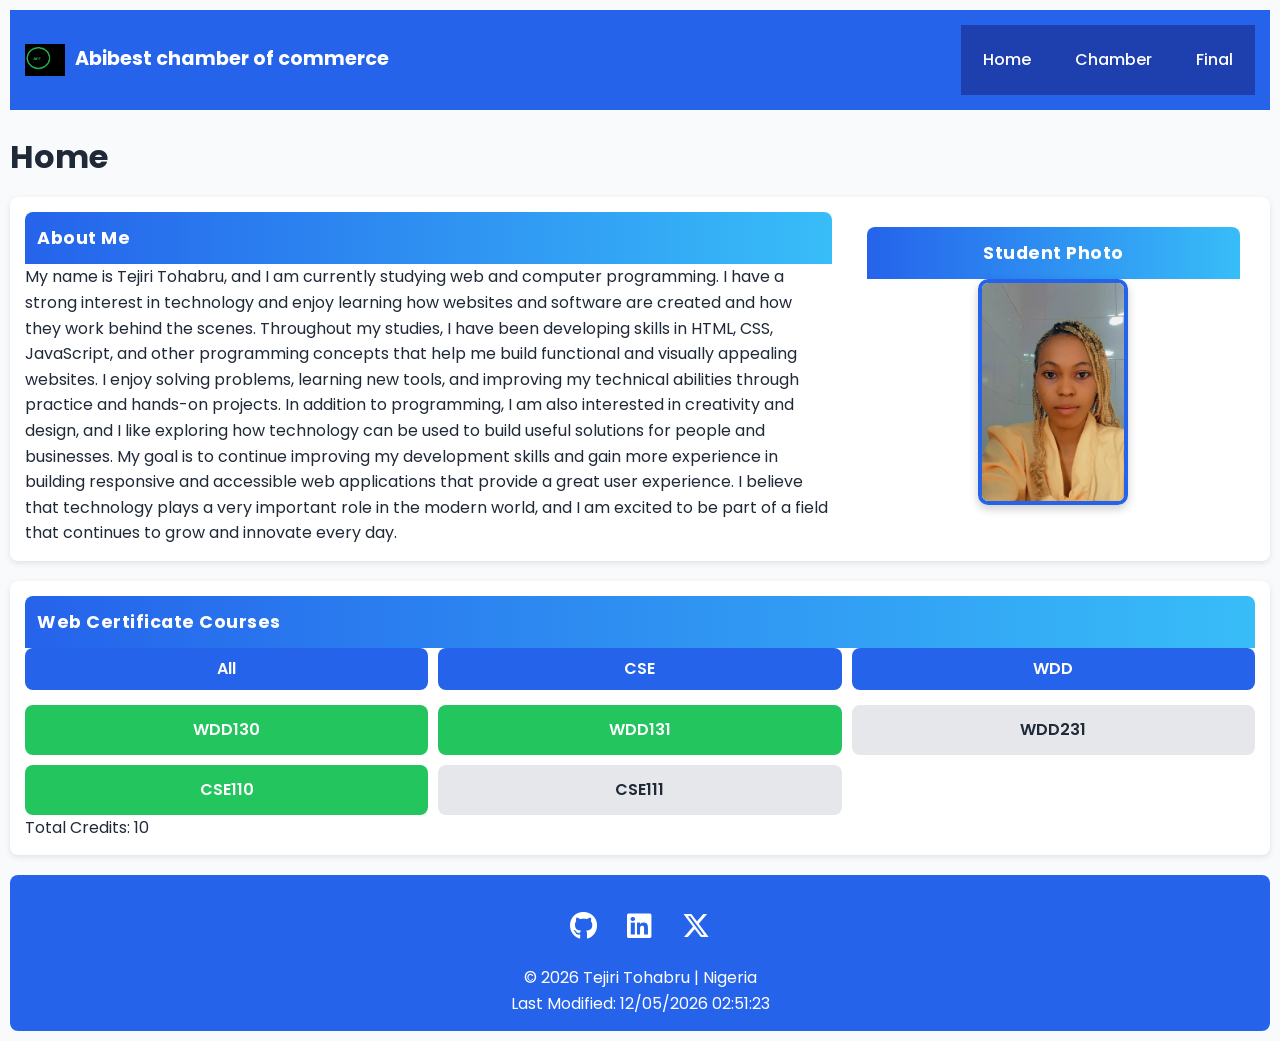
<file: index.html>
<!DOCTYPE html>
<html lang="en">
<head>
<meta charset="UTF-8">
<meta name="description" content="WDD231 Course Home Page">
<meta name="author" content="Tejiri Tohabru">
<meta name="viewport" content="width=device-width, initial-scale=1.0">

<title>WDD231 Home</title>

<link rel="stylesheet"
href="https://cdnjs.cloudflare.com/ajax/libs/font-awesome/6.5.1/css/all.min.css">

<link rel="stylesheet" href="styles/normalize.css">
<link rel="stylesheet" href="styles/small.css">
<link rel="stylesheet" href="styles/larger.css">

<link href="https://fonts.googleapis.com/css2?family=Poppins:wght@300;400;600&display=swap" rel="stylesheet">

<script src="scripts/navigation.js" defer></script>
<script src="scripts/date.js" defer></script>
<script src="scripts/courses.js" defer></script>

</head>

<body>

<header>

<div class="logo">
<img src="images/logo.png" alt="Site Logo" width="40">
<span>Abibest chamber of commerce</span>
</div>

<button id="menu">☰</button>

<nav>
<ul class="navigation">
<li><a href="#">Home</a></li>
<li><a href="#">Chamber</a></li>
<li><a href="#">Final</a></li>
</ul>
</nav>

</header>

<main>

<h1>Home</h1>

<section class="about">

<div class="about-text">
<h2>About Me</h2>
<p>
My name is Tejiri Tohabru, and I am currently studying web and computer programming. I have a strong interest in technology and enjoy learning how websites and software are created and how they work behind the scenes. Throughout my studies, I have been developing skills in HTML, CSS, JavaScript, and other programming concepts that help me build functional and visually appealing websites. I enjoy solving problems, learning new tools, and improving my technical abilities through practice and hands-on projects. In addition to programming, I am also interested in creativity and design, and I like exploring how technology can be used to build useful solutions for people and businesses. My goal is to continue improving my development skills and gain more experience in building responsive and accessible web applications that provide a great user experience. I believe that technology plays a very important role in the modern world, and I am excited to be part of a field that continues to grow and innovate every day.

</p>
</div>

<div class="photo">
<h2>Student Photo</h2>
<img src="images/profile.jpg" alt="Student Photo">
</div>

</section>

<section class="courses">

<h2>Web Certificate Courses</h2>

<div class="buttons">
<button id="all">All</button>
<button id="cse">CSE</button>
<button id="wdd">WDD</button>
</div>

<div id="course-container"></div>

<p>Total Credits: <span id="credits"></span></p>

</section>

</main>

<footer>

<div class="social">

<a href="https://github.com/tejiritohabru">
<i class="fa-brands fa-github"></i>
</a>

<a href="https://linkedin.com/in/tejiritohabru">
<i class="fa-brands fa-linkedin"></i>
</a>

<a href="#">
<i class="fa-brands fa-x-twitter"></i>
</a>

</div>

<p>
© <span id="currentyear"></span> Tejiri Tohabru | Nigeria
</p>

<p id="lastModified"></p>

</footer>

</body>
</html>
</file>
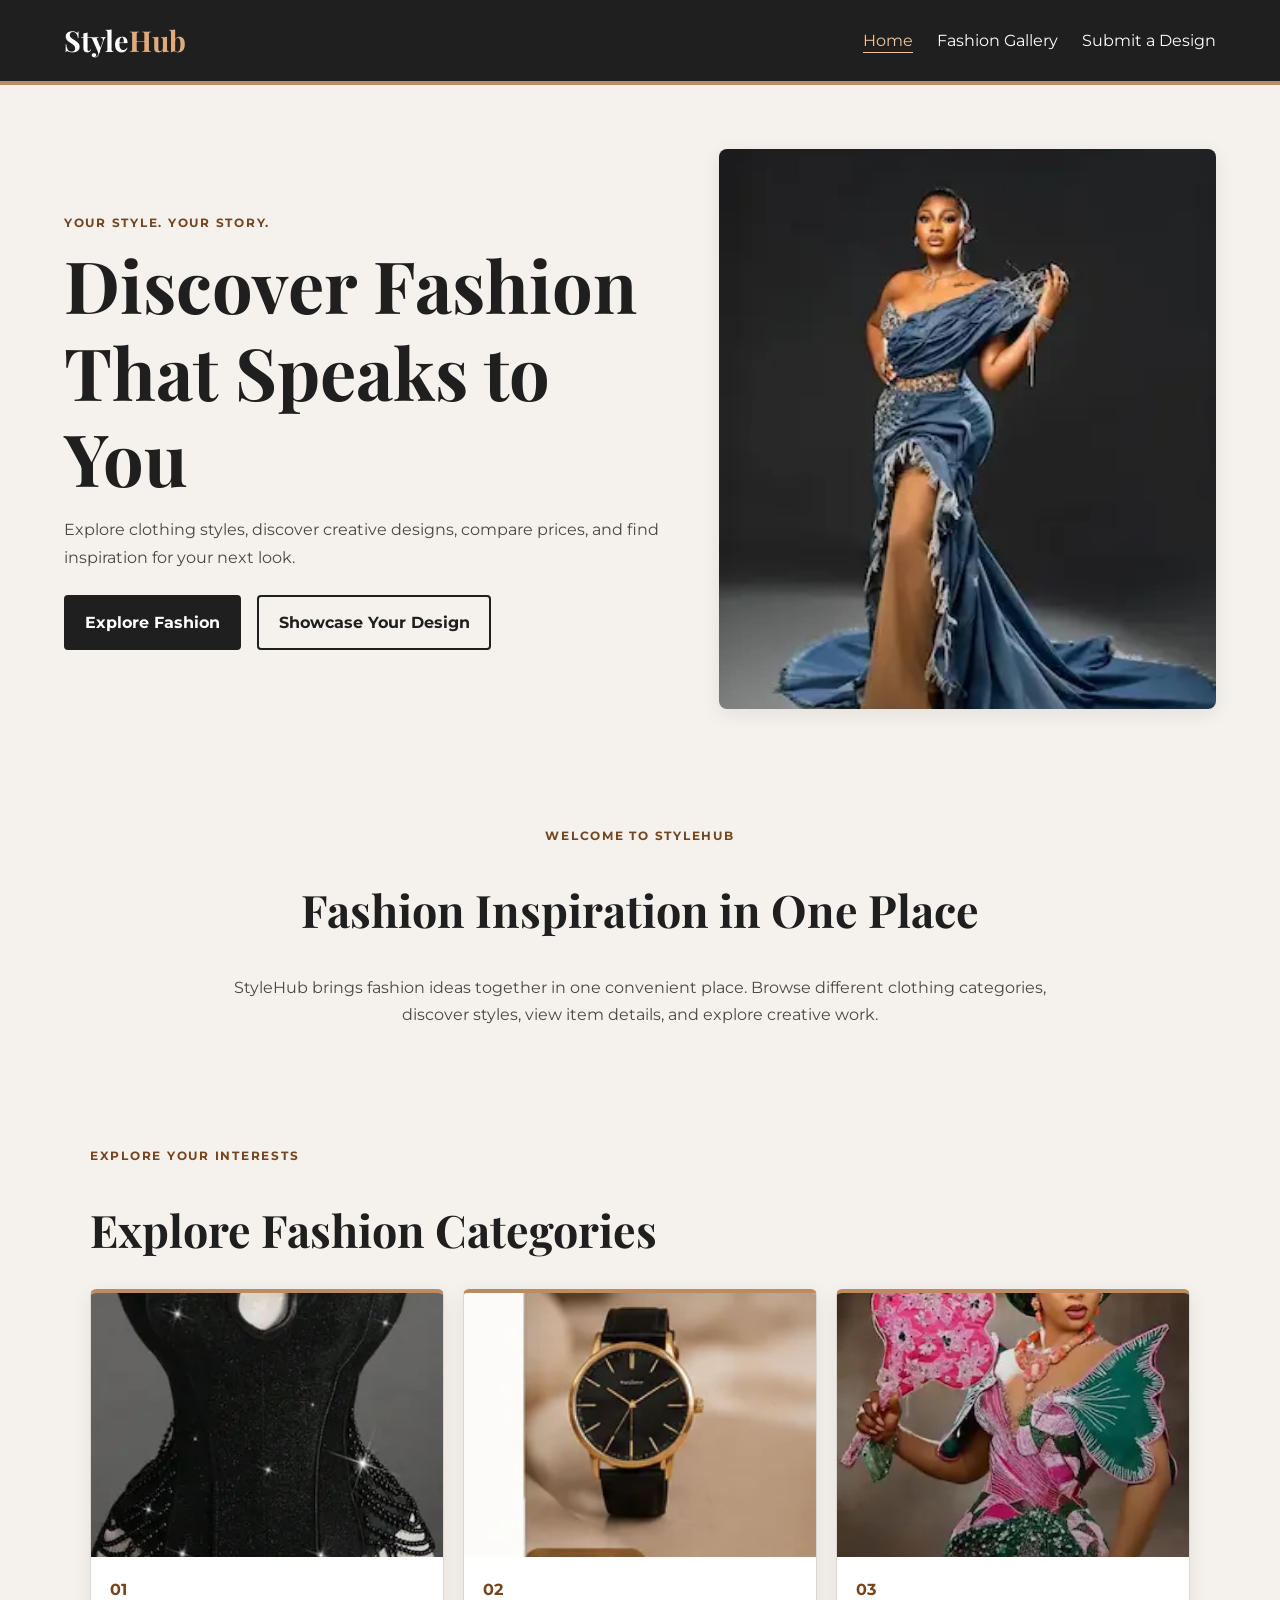
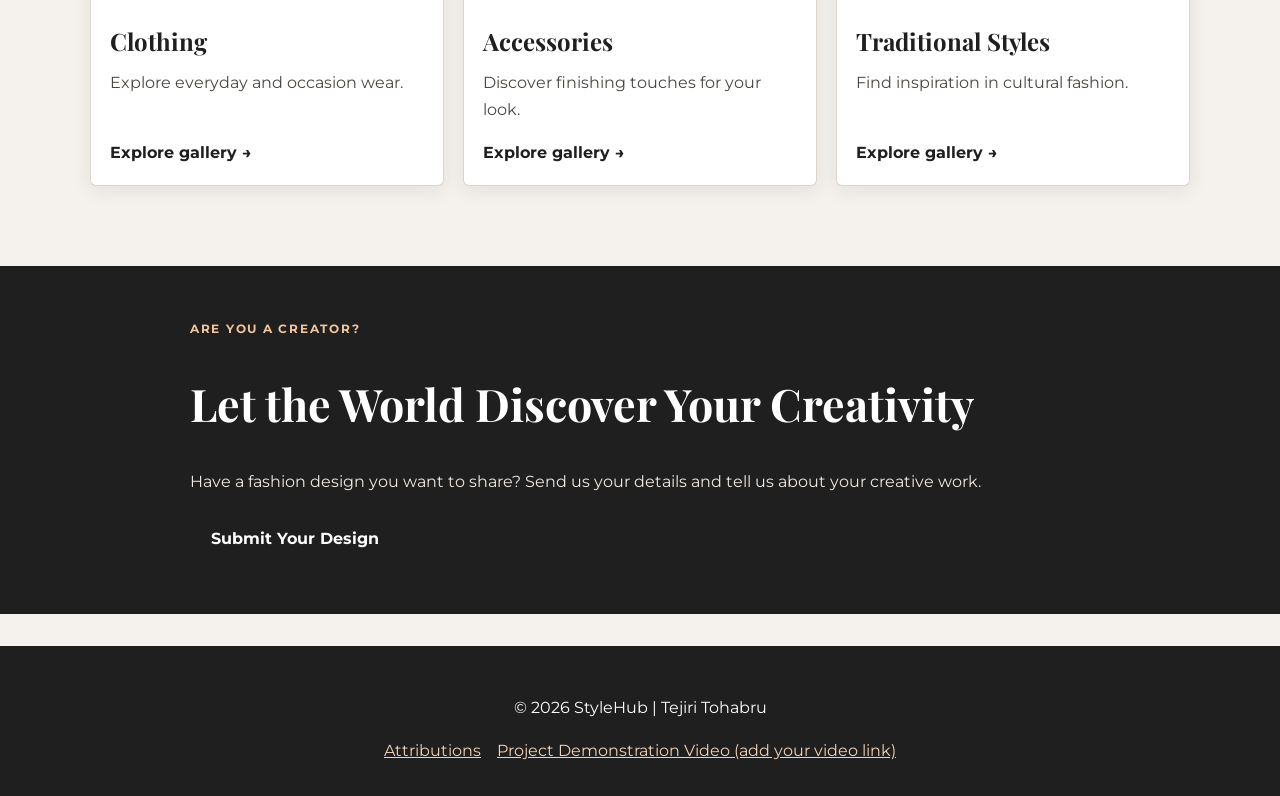
<file: stylehub-project/index.html>
<!DOCTYPE html>
<html lang="en">

<head>
  <meta charset="UTF-8">
  <meta name="viewport" content="width=device-width, initial-scale=1.0">
  <meta name="description"
    content="Discover fashion inspiration, explore clothing styles, compare prices, and showcase creative designs with StyleHub.">
  <meta name="author" content="Tejiri Tohabru">
  <meta property="og:title" content="StyleHub | Fashion Marketplace">
  <meta property="og:description" content="Explore fashion styles and discover creative designs with StyleHub.">
  <meta property="og:type" content="website">
  <meta property="og:url" content="https://example.com/wdd231/stylehub/">
  <meta name="theme-color" content="#1f1f1f">
  <title>StyleHub | Discover Fashion</title>
  <link rel="icon" href="images/favicon.svg" type="image/svg+xml">
  <link rel="stylesheet" href="styles/stylehub.css">
  <link rel="preconnect" href="https://fonts.googleapis.com">
  <link rel="preconnect" href="https://fonts.gstatic.com" crossorigin>
  <link
    href="https://fonts.googleapis.com/css2?family=Montserrat:wght@400;500;600;700&family=Playfair+Display:wght@600;700&display=swap"
    rel="stylesheet">
  <script type="module" src="scripts/main.js"></script>
</head>

<body>
  <a class="skip-link" href="#main-content">Skip to main content</a>
  <header class="site-header">
    <a class="logo" href="index.html" aria-label="StyleHub home">Style<span>Hub</span></a>
    <button class="menu-toggle" aria-label="Open navigation menu" aria-expanded="false"
      aria-controls="primary-navigation">☰</button>
    <nav id="primary-navigation" class="navigation" aria-label="Main navigation">
      <a href="index.html" aria-current="page">Home</a><a href="gallery.html">Fashion Gallery</a><a
        href="contact.html">Submit a Design</a>
    </nav>
  </header>
  <main id="main-content">
    <section class="hero">
      <div class="hero-content">
        <p class="eyebrow">YOUR STYLE. YOUR STORY.</p>
        <h1>Discover Fashion That Speaks to You</h1>
        <p>Explore clothing styles, discover creative designs, compare prices, and find inspiration for your next look.
        </p>
        <div class="hero-actions"><a class="button button-primary" href="gallery.html">Explore Fashion</a><a
            class="button button-secondary" href="contact.html">Showcase Your Design</a></div>
      </div>
      <div class="hero-image"><img src="images/fashion/Hero.webp" alt="Model wearing a stylish neutral-toned outfit"
          width="640" height="560" fetchpriority="high"></div>
    </section>
    <section class="welcome section-container">
      <p class="eyebrow">WELCOME TO STYLEHUB</p>
      <h2>Fashion Inspiration in One Place</h2>
      <p>StyleHub brings fashion ideas together in one convenient place. Browse different clothing categories, discover
        styles, view item details, and explore creative work.</p>
    </section>
    <section class="category-section section-container">
      <p class="eyebrow">EXPLORE YOUR INTERESTS</p>
      <h2>Explore Fashion Categories</h2>
      <div class="category-grid">
        <a class="category-card" href="gallery.html?category=clothing"><img class="category-image"
            src="images/fashion/clothing4.webp" alt="Green tiered midi dress" width="640" height="480" loading="lazy">
          <div class="category-card-content"><span class="category-number">01</span>
            <h3>Clothing</h3>
            <p>Explore everyday and occasion wear.</p><span class="category-link">Explore gallery →</span>
          </div>
        </a>
        <a class="category-card" href="gallery.html?category=accessories"><img class="category-image"
            src="images/fashion/fashion-11.webp" alt="Brown leather handbag" width="640" height="480" loading="lazy">
          <div class="category-card-content"><span class="category-number">02</span>
            <h3>Accessories</h3>
            <p>Discover finishing touches for your look.</p><span class="category-link">Explore gallery →</span>
          </div>
        </a>
        <a class="category-card" href="gallery.html?category=traditional"><img class="category-image"
            src="images/fashion/tradition1.webp" alt="Colorful African-inspired traditional dress" width="640"
            height="480" loading="lazy">
          <div class="category-card-content"><span class="category-number">03</span>
            <h3>Traditional Styles</h3>
            <p>Find inspiration in cultural fashion.</p><span class="category-link">Explore gallery →</span>
          </div>
        </a>
      </div>
    </section>
    <section class="showcase">
      <div class="showcase-content">
        <p class="eyebrow">ARE YOU A CREATOR?</p>
        <h2>Let the World Discover Your Creativity</h2>
        <p>Have a fashion design you want to share? Send us your details and tell us about your creative work.</p><a
          class="button button-primary" href="contact.html">Submit Your Design</a>
      </div>
    </section>
  </main>
  <footer class="site-footer">
    <p>© <span id="current-year">2026</span> StyleHub | Tejiri Tohabru</p>
    <div class="footer-links"><a href="attributions.html">Attributions</a><a href="https://www.youtube.com/"
        target="_blank" rel="noopener noreferrer">Project Demonstration Video (add your video link)</a></div>
  </footer>
</body>

</html>
</file>
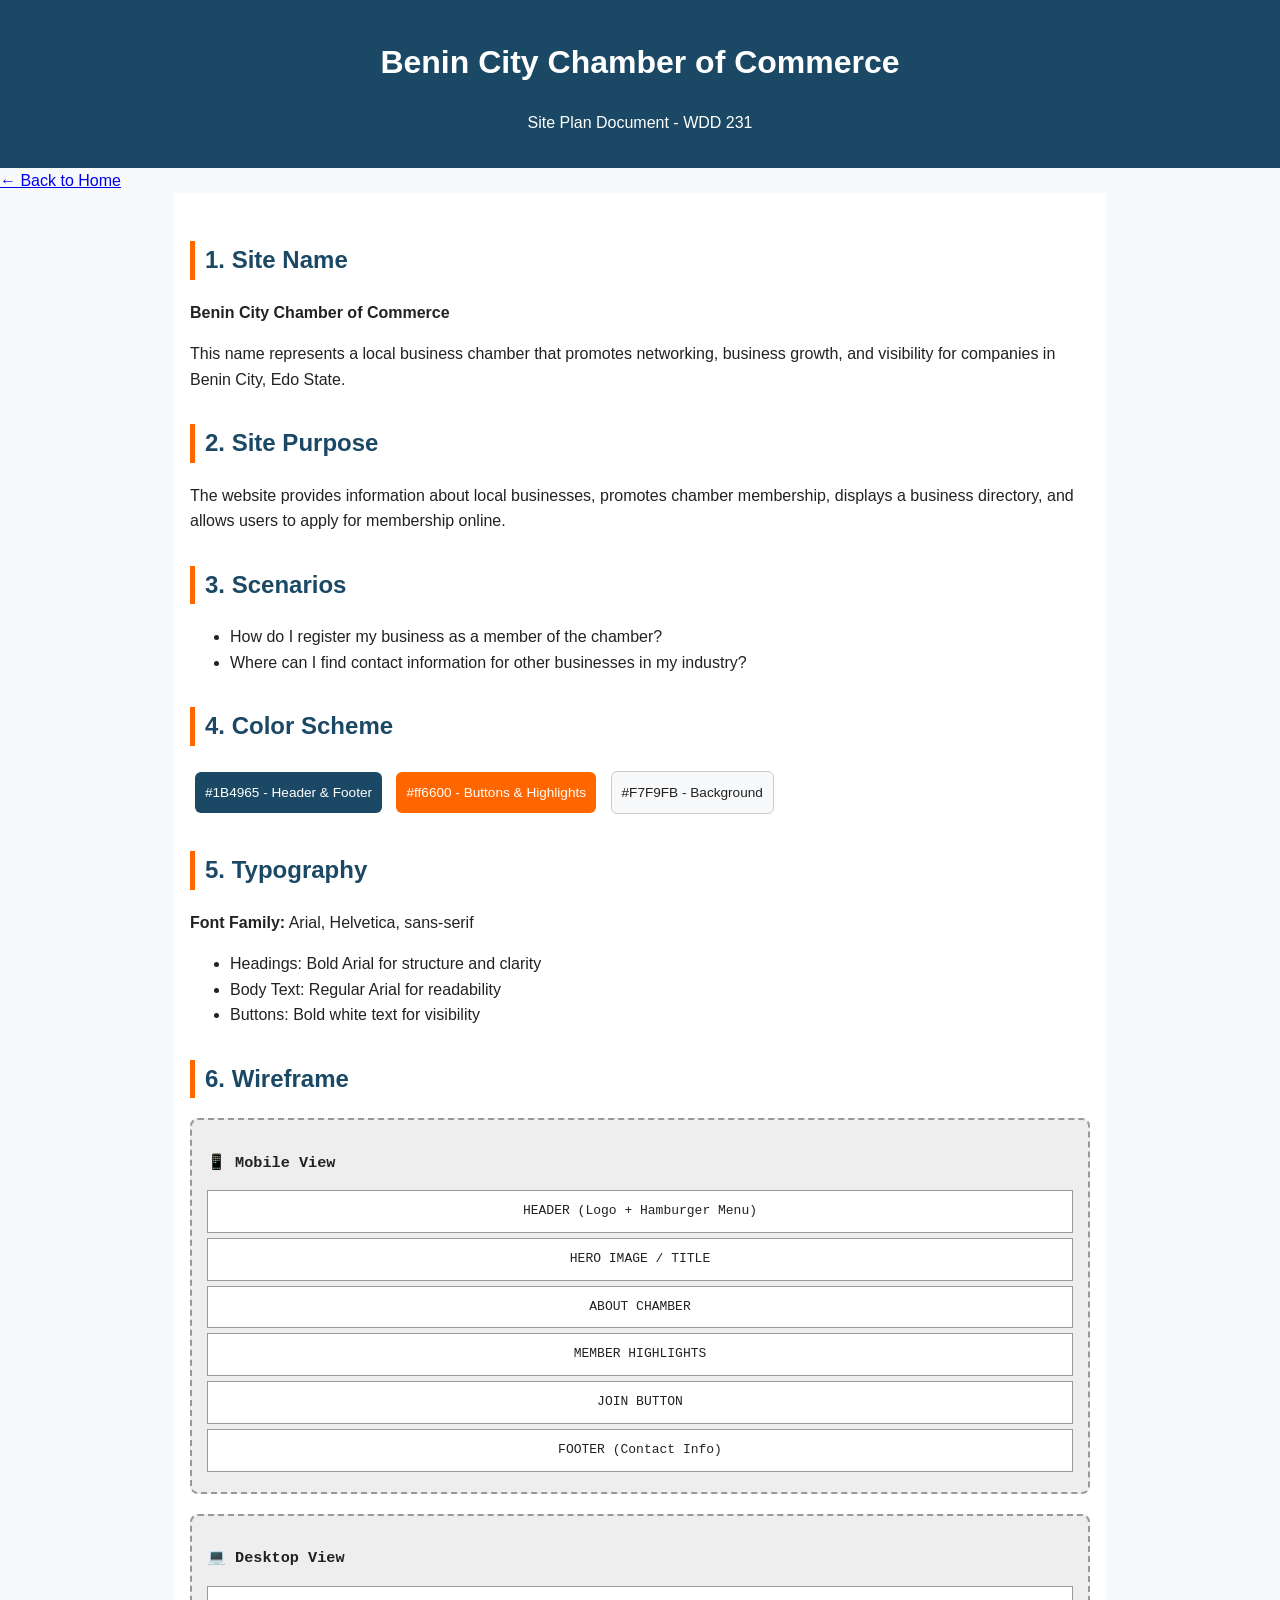
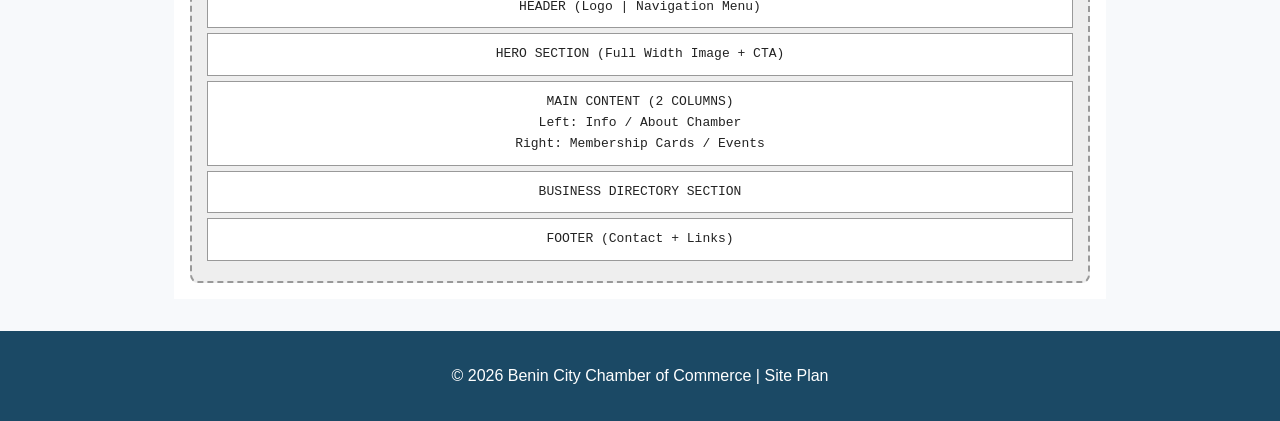
<file: chamber/site-plan.html>
<!DOCTYPE html>
<html lang="en">
<head>
  <meta charset="UTF-8">
  <meta name="viewport" content="width=device-width, initial-scale=1.0">

  <title>Benin City Chamber - Site Plan</title>

  <style>
    body {
      font-family: Arial, Helvetica, sans-serif;
      margin: 0;
      background: #F7F9FB;
      color: #222;
      line-height: 1.6;
    }

    header {
      background: #1B4965;
      color: white;
      padding: 1rem;
      text-align: center;
    }

    main {
      max-width: 900px;
      margin: auto;
      padding: 1rem;
      background: white;
    }

    h2 {
      color: #1B4965;
      border-left: 5px solid #ff6600;
      padding-left: 10px;
      margin-top: 2rem;
    }

    .color-box {
      display: inline-block;
      padding: 10px;
      margin: 5px;
      border-radius: 6px;
      color: white;
      font-size: 0.85rem;
    }

    .blue { background: #1B4965; }
    .orange { background: #ff6600; }
    .light { background: #F7F9FB; color: #222; border: 1px solid #ccc; }

    /* WIREFRAME STYLE */
    .wireframe-container {
      display: grid;
      gap: 20px;
    }

    .wireframe {
      background: #eee;
      border: 2px dashed #999;
      padding: 15px;
      border-radius: 8px;
      font-family: monospace;
    }

    .box {
      border: 1px solid #999;
      padding: 10px;
      margin: 5px 0;
      text-align: center;
      background: #fff;
    }

    footer {
      text-align: center;
      padding: 1rem;
      margin-top: 2rem;
      background: #1B4965;
      color: white;
    }
  </style>
</head>

<body>

<header>
  <h1>Benin City Chamber of Commerce</h1>
  <p>Site Plan Document - WDD 231</p>
</header>

<div class="back-home-container">
  <a class="back-home-btn" href="index.html">← Back to Home</a>
</div>

<main>

  <!-- SITE NAME -->
  <h2>1. Site Name</h2>
  <p><strong>Benin City Chamber of Commerce</strong></p>
  <p>
    This name represents a local business chamber that promotes networking,
    business growth, and visibility for companies in Benin City, Edo State.
  </p>

  <!-- PURPOSE -->
  <h2>2. Site Purpose</h2>
  <p>
    The website provides information about local businesses, promotes chamber membership,
    displays a business directory, and allows users to apply for membership online.
  </p>

  <!-- SCENARIOS -->
  <h2>3. Scenarios</h2>
  <ul>
    <li>How do I register my business as a member of the chamber?</li>
    <li>Where can I find contact information for other businesses in my industry?</li>
  </ul>

  <!-- COLOR SCHEME -->
  <h2>4. Color Scheme</h2>

  <div class="color-box blue">#1B4965 - Header & Footer</div>
  <div class="color-box orange">#ff6600 - Buttons & Highlights</div>
  <div class="color-box light">#F7F9FB - Background</div>

  <!-- TYPOGRAPHY -->
  <h2>5. Typography</h2>
  <p><strong>Font Family:</strong> Arial, Helvetica, sans-serif</p>
  <ul>
    <li>Headings: Bold Arial for structure and clarity</li>
    <li>Body Text: Regular Arial for readability</li>
    <li>Buttons: Bold white text for visibility</li>
  </ul>

  <!-- WIREFRAMES -->
  <h2>6. Wireframe</h2>

  <div class="wireframe-container">

    <div class="wireframe">
      <h3>📱 Mobile View</h3>
      <div class="box">HEADER (Logo + Hamburger Menu)</div>
      <div class="box">HERO IMAGE / TITLE</div>
      <div class="box">ABOUT CHAMBER</div>
      <div class="box">MEMBER HIGHLIGHTS</div>
      <div class="box">JOIN BUTTON</div>
      <div class="box">FOOTER (Contact Info)</div>
    </div>

    <div class="wireframe">
      <h3>💻 Desktop View</h3>
      <div class="box">HEADER (Logo | Navigation Menu)</div>
      <div class="box">HERO SECTION (Full Width Image + CTA)</div>

      <div class="box">MAIN CONTENT (2 COLUMNS)
        <br>Left: Info / About Chamber
        <br>Right: Membership Cards / Events
      </div>

      <div class="box">BUSINESS DIRECTORY SECTION</div>
      <div class="box">FOOTER (Contact + Links)</div>
    </div>

  </div>

</main>

<footer>
  <p>© 2026 Benin City Chamber of Commerce | Site Plan</p>
</footer>

</body>
</html>
</file>
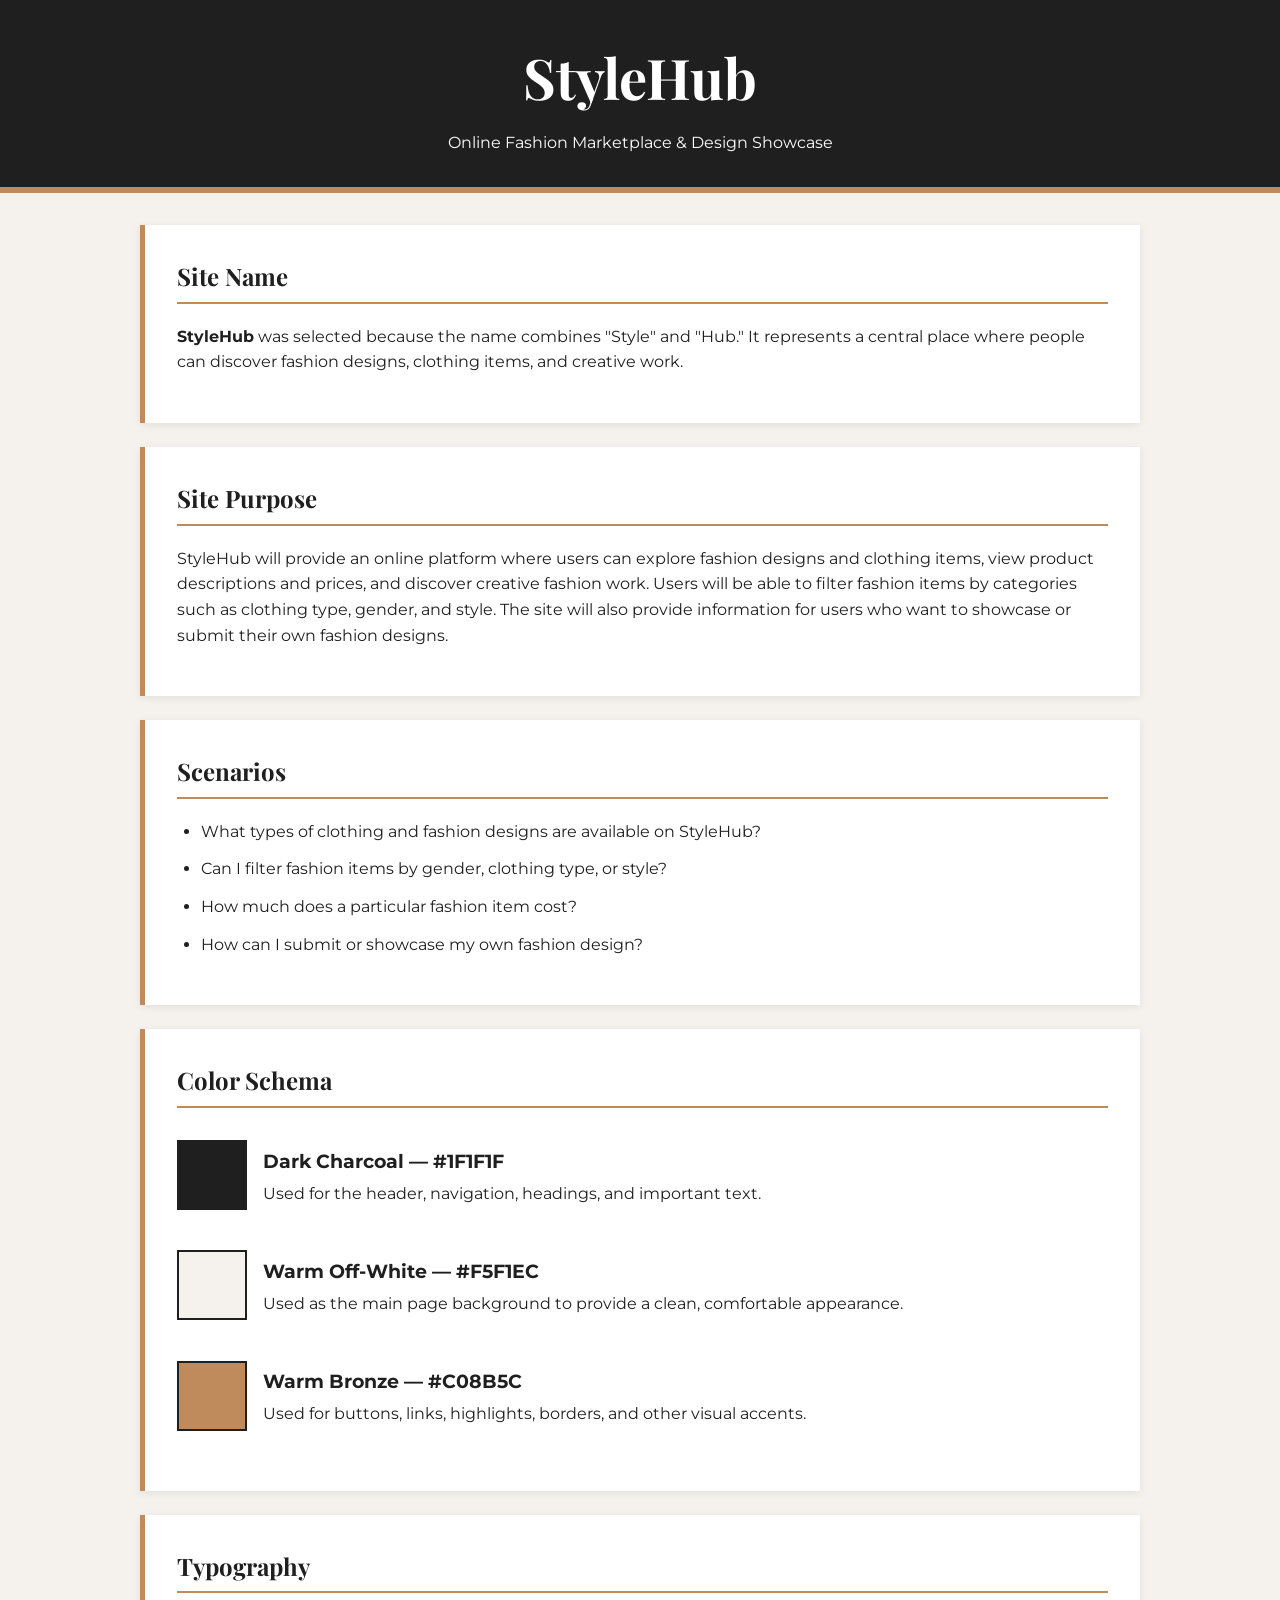
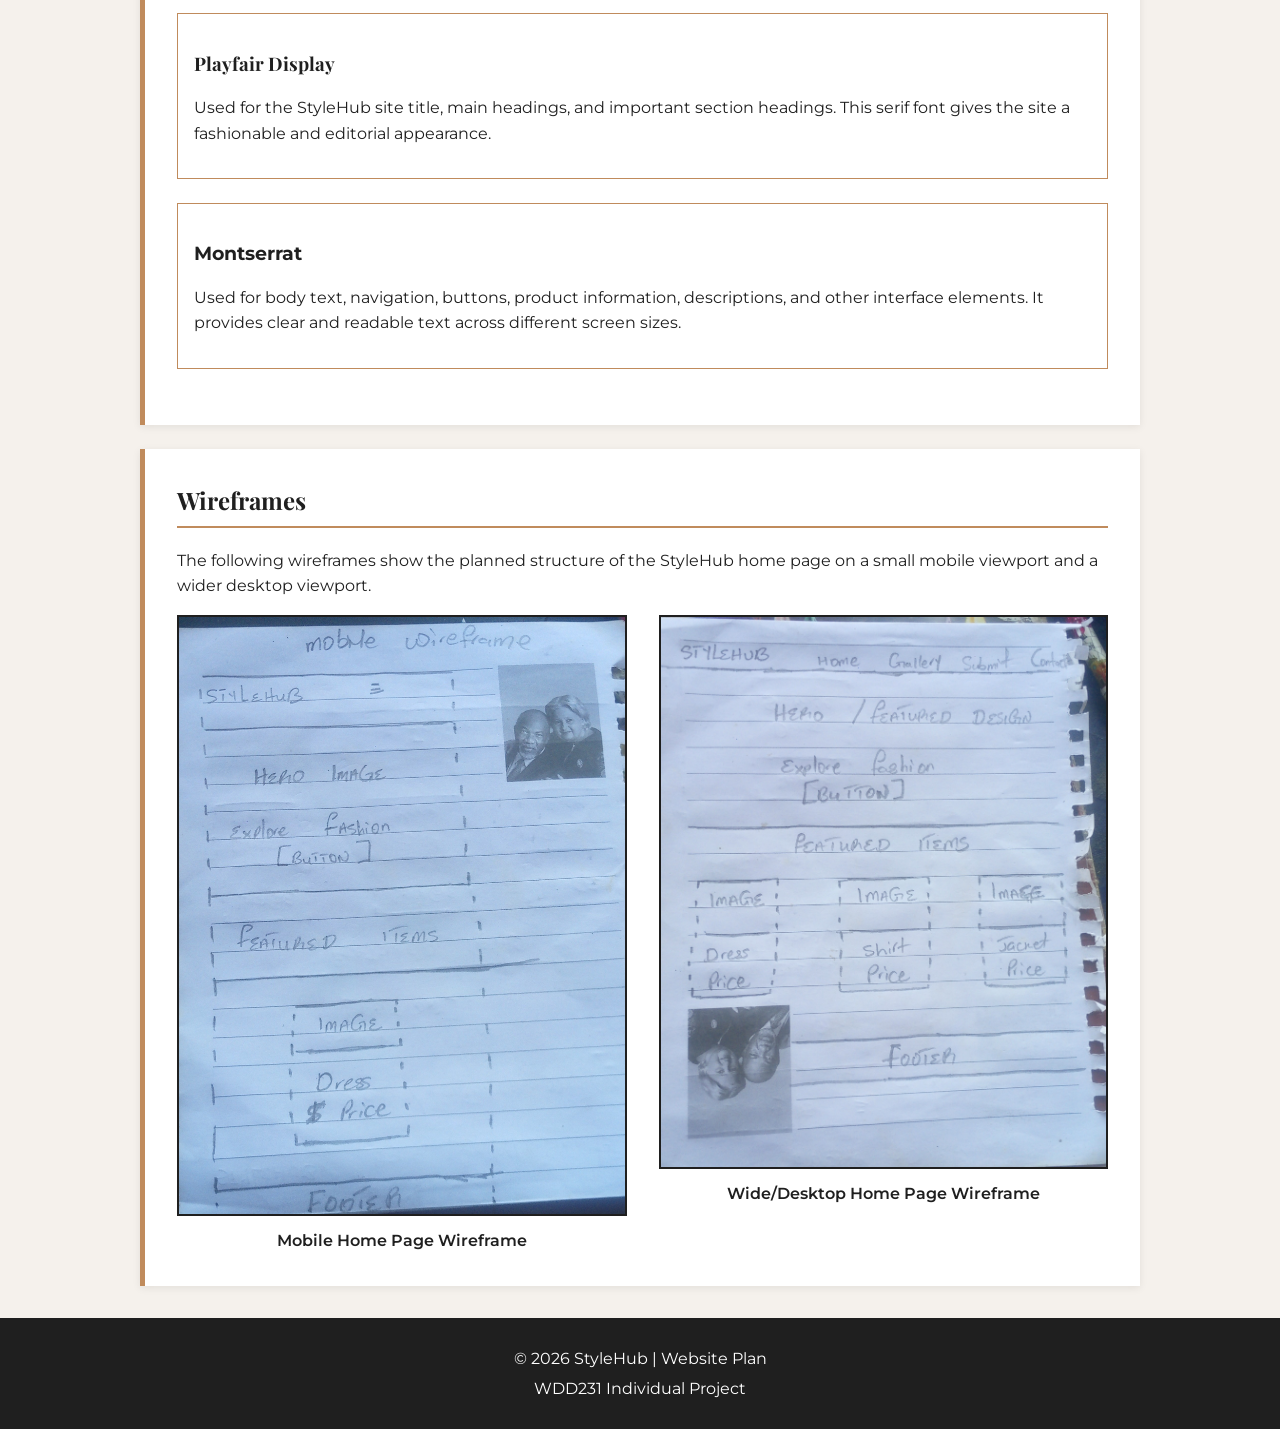
<file: siteplan/siteplan.html>
<!DOCTYPE html>
<html lang="en">
<head>
    <meta charset="UTF-8">
    <meta name="viewport" content="width=device-width, initial-scale=1.0">
    <meta name="description" content="StyleHub website plan for an online fashion marketplace and design showcase.">
    <meta name="author" content="Isaac Jakpo">
    <title>StyleHub | Site Plan</title>
    <link rel="stylesheet" href="styles/siteplan.css">
    <link rel="preconnect" href="https://fonts.googleapis.com">
    <link rel="preconnect" href="https://fonts.gstatic.com" crossorigin>
    <link href="https://fonts.googleapis.com/css2?family=Montserrat:wght@400;500;600;700&family=Playfair+Display:wght@600;700&display=swap" rel="stylesheet">
</head>

<body>
    <header>
        <h1>StyleHub</h1>
        <p>Online Fashion Marketplace &amp; Design Showcase</p>
    </header>

    <main>
        <section>
            <h2>Site Name</h2>
            <p>
                <strong>StyleHub</strong> was selected because the name combines
                "Style" and "Hub." It represents a central place where people
                can discover fashion designs, clothing items, and creative work.
            </p>
        </section>

        <section>
            <h2>Site Purpose</h2>
            <p>
                StyleHub will provide an online platform where users can explore
                fashion designs and clothing items, view product descriptions and
                prices, and discover creative fashion work. Users will be able
                to filter fashion items by categories such as clothing type,
                gender, and style. The site will also provide information for
                users who want to showcase or submit their own fashion designs.
            </p>
        </section>

        <section>
            <h2>Scenarios</h2>
            <ul>
                <li>What types of clothing and fashion designs are available on StyleHub?</li>
                <li>Can I filter fashion items by gender, clothing type, or style?</li>
                <li>How much does a particular fashion item cost?</li>
                <li>How can I submit or showcase my own fashion design?</li>
            </ul>
        </section>

        <section>
            <h2>Color Schema</h2>

            <div class="color-item">
                <div class="color-swatch charcoal"></div>
                <div>
                    <h3>Dark Charcoal — #1F1F1F</h3>
                    <p>
                        Used for the header, navigation, headings, and important
                        text.
                    </p>
                </div>
            </div>

            <div class="color-item">
                <div class="color-swatch cream"></div>
                <div>
                    <h3>Warm Off-White — #F5F1EC</h3>
                    <p>
                        Used as the main page background to provide a clean,
                        comfortable appearance.
                    </p>
                </div>
            </div>

            <div class="color-item">
                <div class="color-swatch bronze"></div>
                <div>
                    <h3>Warm Bronze — #C08B5C</h3>
                    <p>
                        Used for buttons, links, highlights, borders, and other
                        visual accents.
                    </p>
                </div>
            </div>
        </section>

        <section>
            <h2>Typography</h2>

            <div class="type-example">
                <h3 class="playfair">Playfair Display</h3>
                <p>
                    Used for the StyleHub site title, main headings, and
                    important section headings. This serif font gives the site
                    a fashionable and editorial appearance.
                </p>
            </div>

            <div class="type-example">
                <h3 class="montserrat">Montserrat</h3>
                <p>
                    Used for body text, navigation, buttons, product
                    information, descriptions, and other interface elements.
                    It provides clear and readable text across different
                    screen sizes.
                </p>
            </div>
        </section>

        <section>
            <h2>Wireframes</h2>
            <p>
                The following wireframes show the planned structure of the
                StyleHub home page on a small mobile viewport and a wider
                desktop viewport.
            </p>

            <div class="wireframe-container">
                <figure>
                    <img src="images/wireframe-mobile.jpg"
                         alt="Hand-drawn mobile wireframe of the StyleHub home page"
                         loading="lazy">
                    <figcaption>Mobile Home Page Wireframe</figcaption>
                </figure>

                <figure>
                    <img src="images/wireframe-desktop.jpg"
                         alt="Hand-drawn desktop wireframe of the StyleHub home page"
                         loading="lazy">
                    <figcaption>Wide/Desktop Home Page Wireframe</figcaption>
                </figure>
            </div>
        </section>
    </main>

    <footer>
        <p>&copy; 2026 StyleHub | Website Plan</p>
        <p>WDD231 Individual Project</p>
    </footer>
</body>
</html>
</file>
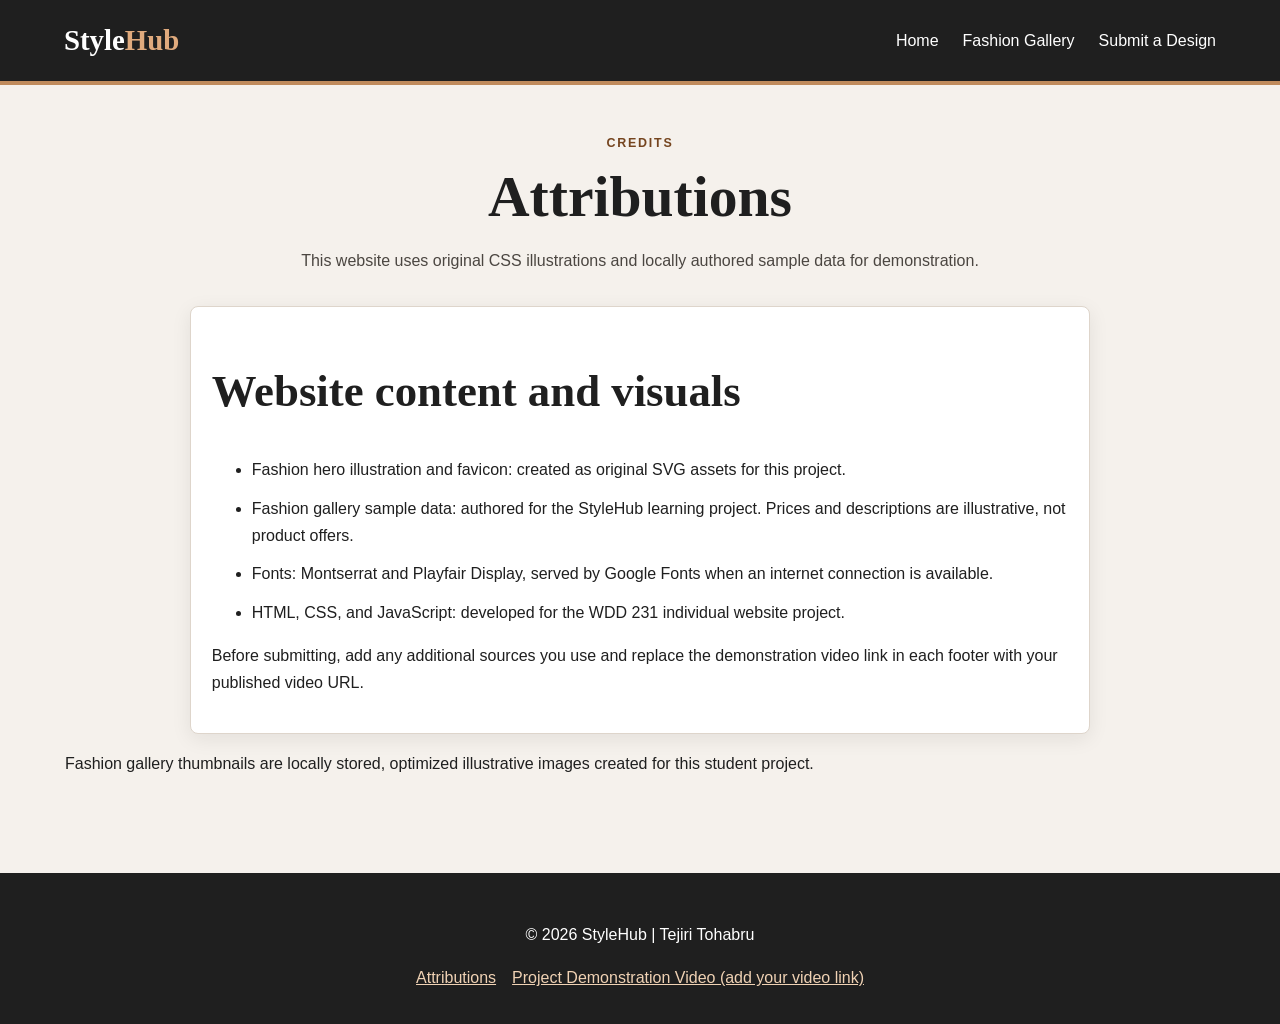
<file: stylehub-project/attributions.html>
<!DOCTYPE html><html lang="en"><head><meta charset="UTF-8"><meta name="viewport" content="width=device-width, initial-scale=1.0"><meta name="description" content="Sources and attributions for the StyleHub website."><meta name="author" content="Tejiri Tohabru"><title>Attributions | StyleHub</title><link rel="icon" href="images/favicon.svg" type="image/svg+xml"><link rel="stylesheet" href="styles/stylehub.css"><script type="module" src="scripts/main.js"></script></head><body><a class="skip-link" href="#main-content">Skip to main content</a><header class="site-header"><a class="logo" href="index.html" aria-label="StyleHub home">Style<span>Hub</span></a><button class="menu-toggle" aria-label="Open navigation menu" aria-expanded="false" aria-controls="primary-navigation">☰</button><nav id="primary-navigation" class="navigation" aria-label="Main navigation"><a href="index.html">Home</a><a href="gallery.html">Fashion Gallery</a><a href="contact.html">Submit a Design</a></nav></header><main id="main-content" class="page-main"><section class="page-intro"><p class="eyebrow">CREDITS</p><h1>Attributions</h1><p>This website uses original CSS illustrations and locally authored sample data for demonstration.</p></section><section class="content-panel"><h2>Website content and visuals</h2><ul><li>Fashion hero illustration and favicon: created as original SVG assets for this project.</li><li>Fashion gallery sample data: authored for the StyleHub learning project. Prices and descriptions are illustrative, not product offers.</li><li>Fonts: Montserrat and Playfair Display, served by Google Fonts when an internet connection is available.</li><li>HTML, CSS, and JavaScript: developed for the WDD 231 individual website project.</li></ul><p>Before submitting, add any additional sources you use and replace the demonstration video link in each footer with your published video URL.</p></section><p>Fashion gallery thumbnails are locally stored, optimized illustrative images created for this student project.</p>
</main><footer class="site-footer"><p>© <span id="current-year">2026</span> StyleHub | Tejiri Tohabru</p><div class="footer-links"><a href="attributions.html" aria-current="page">Attributions</a><a href="https://www.youtube.com/" target="_blank" rel="noopener noreferrer">Project Demonstration Video (add your video link)</a></div></footer></body></html>
</file>
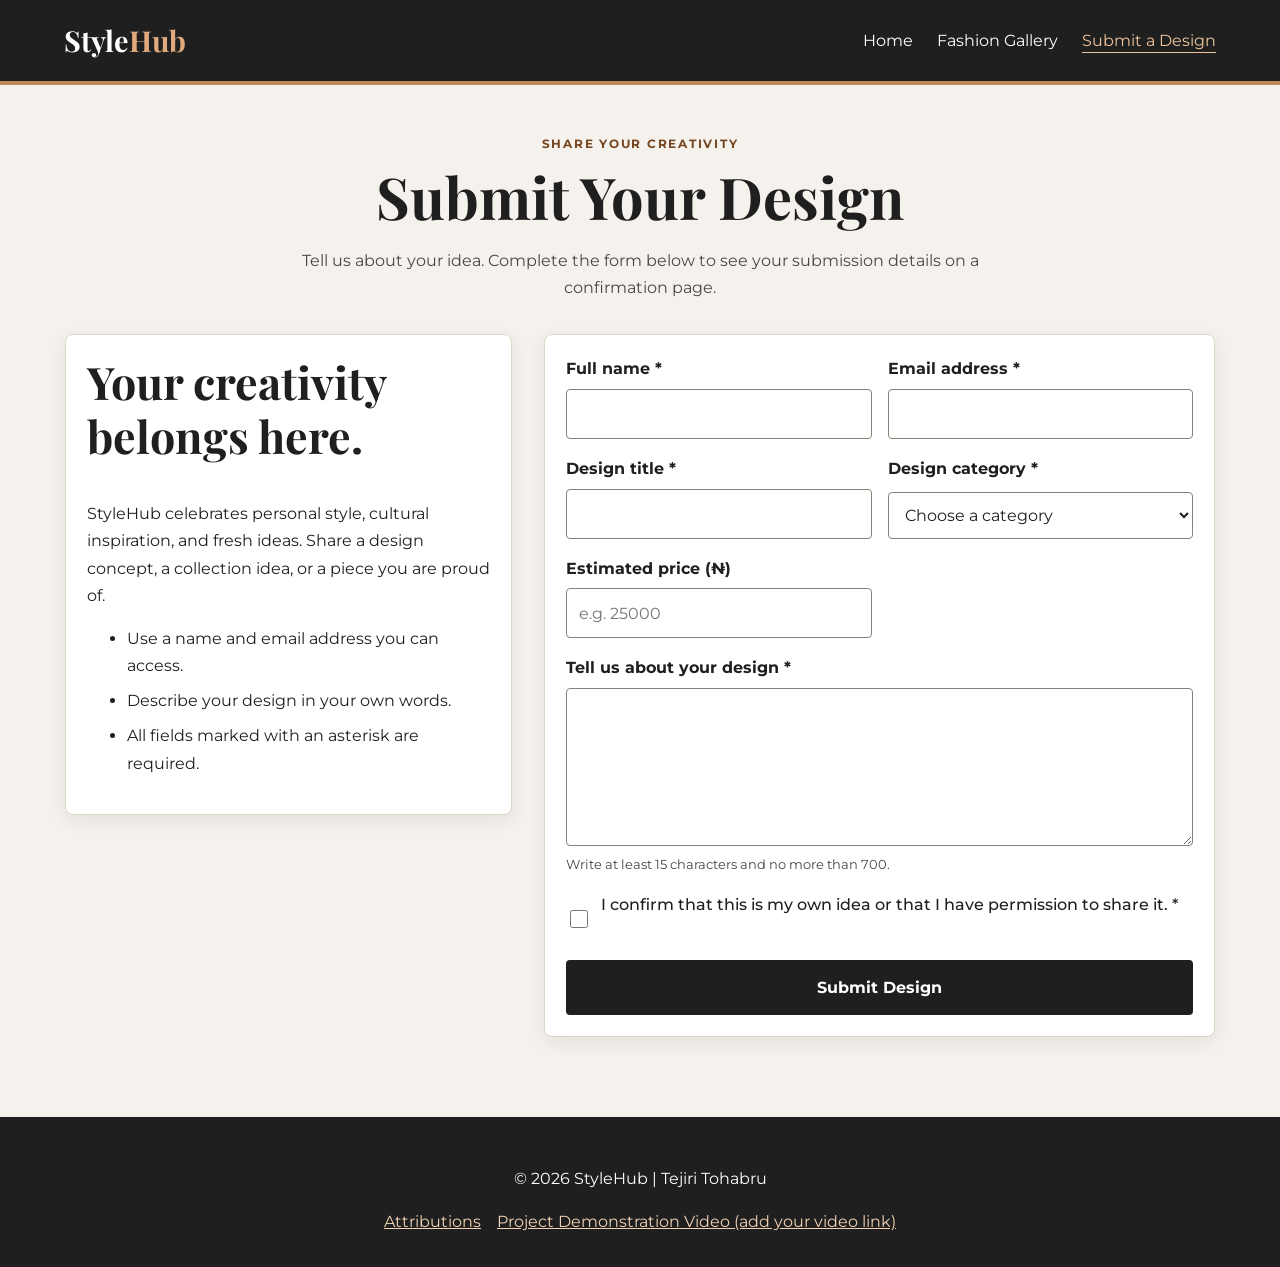
<file: stylehub-project/contact.html>
<!DOCTYPE html>
<html lang="en"><head>
<meta charset="UTF-8"><meta name="viewport" content="width=device-width, initial-scale=1.0"><meta name="description" content="Share your fashion design idea with the StyleHub community using the design submission form."><meta name="author" content="Tejiri Tohabru"><meta property="og:title" content="Submit a Design | StyleHub"><meta property="og:description" content="Tell StyleHub about your fashion creativity."><meta property="og:type" content="website"><meta name="theme-color" content="#1f1f1f"><title>Submit a Design | StyleHub</title><link rel="icon" href="images/favicon.svg" type="image/svg+xml"><link rel="stylesheet" href="styles/stylehub.css"><link rel="preconnect" href="https://fonts.googleapis.com"><link rel="preconnect" href="https://fonts.gstatic.com" crossorigin><link href="https://fonts.googleapis.com/css2?family=Montserrat:wght@400;500;600;700&family=Playfair+Display:wght@600;700&display=swap" rel="stylesheet"><script type="module" src="scripts/main.js"></script>
</head><body><a class="skip-link" href="#main-content">Skip to main content</a><header class="site-header"><a class="logo" href="index.html" aria-label="StyleHub home">Style<span>Hub</span></a><button class="menu-toggle" aria-label="Open navigation menu" aria-expanded="false" aria-controls="primary-navigation">☰</button><nav id="primary-navigation" class="navigation" aria-label="Main navigation"><a href="index.html">Home</a><a href="gallery.html">Fashion Gallery</a><a href="contact.html" aria-current="page">Submit a Design</a></nav></header>
<main id="main-content" class="page-main"><section class="page-intro"><p class="eyebrow">SHARE YOUR CREATIVITY</p><h1>Submit Your Design</h1><p>Tell us about your idea. Complete the form below to see your submission details on a confirmation page.</p></section>
<section class="form-layout"><div class="form-note"><h2>Your creativity belongs here.</h2><p>StyleHub celebrates personal style, cultural inspiration, and fresh ideas. Share a design concept, a collection idea, or a piece you are proud of.</p><ul><li>Use a name and email address you can access.</li><li>Describe your design in your own words.</li><li>All fields marked with an asterisk are required.</li></ul></div>
<form class="design-form" action="form-action.html" method="get">
<div class="form-field"><label for="full-name">Full name *</label><input id="full-name" name="name" type="text" autocomplete="name" minlength="2" maxlength="70" required></div>
<div class="form-field"><label for="email">Email address *</label><input id="email" name="email" type="email" autocomplete="email" required></div>
<div class="form-field"><label for="design-title">Design title *</label><input id="design-title" name="title" type="text" minlength="3" maxlength="80" required></div>
<div class="form-field"><label for="category">Design category *</label><select id="category" name="category" required><option value="">Choose a category</option><option value="Clothing">Clothing</option><option value="Accessories">Accessories</option><option value="Traditional fashion">Traditional fashion</option><option value="Evening wear">Evening wear</option><option value="Other">Other</option></select></div>
<div class="form-field"><label for="price">Estimated price (₦)</label><input id="price" name="price" type="number" min="0" max="100000000" step="100" placeholder="e.g. 25000"></div>
<div class="form-field full-field"><label for="description">Tell us about your design *</label><textarea id="description" name="description" rows="5" minlength="15" maxlength="700" required></textarea><small>Write at least 15 characters and no more than 700.</small></div>
<div class="form-field full-field"><label class="check-label"><input type="checkbox" name="permission" value="yes" required> I confirm that this is my own idea or that I have permission to share it. *</label></div>
<button class="button button-primary full-field" type="submit">Submit Design</button>
</form></section></main>
<footer class="site-footer"><p>© <span id="current-year">2026</span> StyleHub | Tejiri Tohabru</p><div class="footer-links"><a href="attributions.html">Attributions</a><a href="https://www.youtube.com/" target="_blank" rel="noopener noreferrer">Project Demonstration Video (add your video link)</a></div></footer></body></html>
</file>
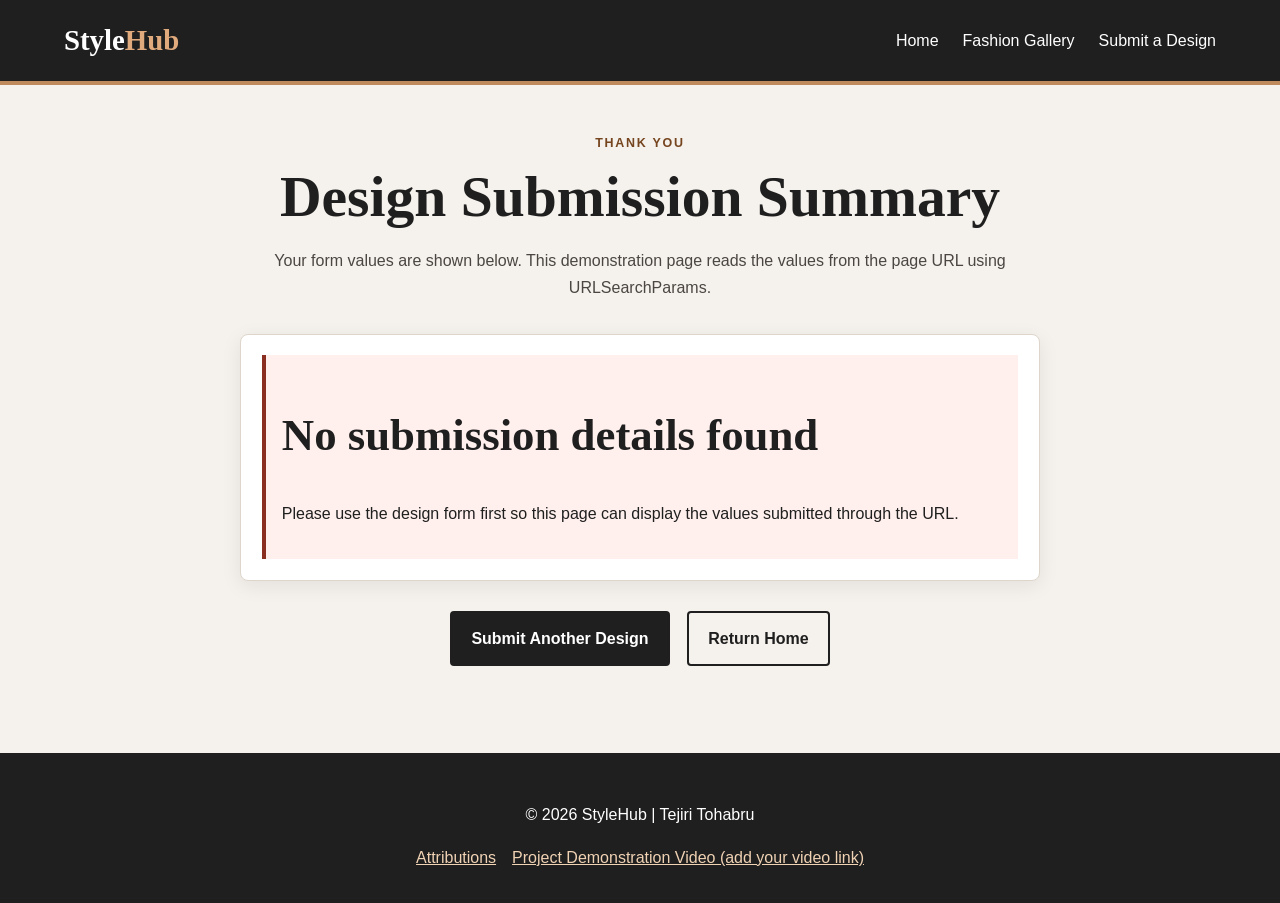
<file: stylehub-project/form-action.html>
<!DOCTYPE html><html lang="en"><head><meta charset="UTF-8"><meta name="viewport" content="width=device-width, initial-scale=1.0"><meta name="description" content="Review the design submission details you entered for StyleHub."><meta name="author" content="Tejiri Tohabru"><meta name="robots" content="noindex,follow"><title>Submission Summary | StyleHub</title><link rel="icon" href="images/favicon.svg" type="image/svg+xml"><link rel="stylesheet" href="styles/stylehub.css"><script type="module" src="scripts/form-action.js"></script></head><body><a class="skip-link" href="#main-content">Skip to main content</a><header class="site-header"><a class="logo" href="index.html" aria-label="StyleHub home">Style<span>Hub</span></a><nav class="navigation static-navigation" aria-label="Main navigation"><a href="index.html">Home</a><a href="gallery.html">Fashion Gallery</a><a href="contact.html">Submit a Design</a></nav></header><main id="main-content" class="page-main"><section class="page-intro"><p class="eyebrow">THANK YOU</p><h1>Design Submission Summary</h1><p>Your form values are shown below. This demonstration page reads the values from the page URL using URLSearchParams.</p></section><section id="submission-summary" class="summary-card" aria-live="polite"><p>Loading your submission…</p></section><div class="center-action"><a class="button button-primary" href="contact.html">Submit Another Design</a> <a class="button button-secondary" href="index.html">Return Home</a></div></main><footer class="site-footer"><p>© <span id="current-year">2026</span> StyleHub | Tejiri Tohabru</p><div class="footer-links"><a href="attributions.html">Attributions</a><a href="https://www.youtube.com/" target="_blank" rel="noopener noreferrer">Project Demonstration Video (add your video link)</a></div></footer></body></html>
</file>
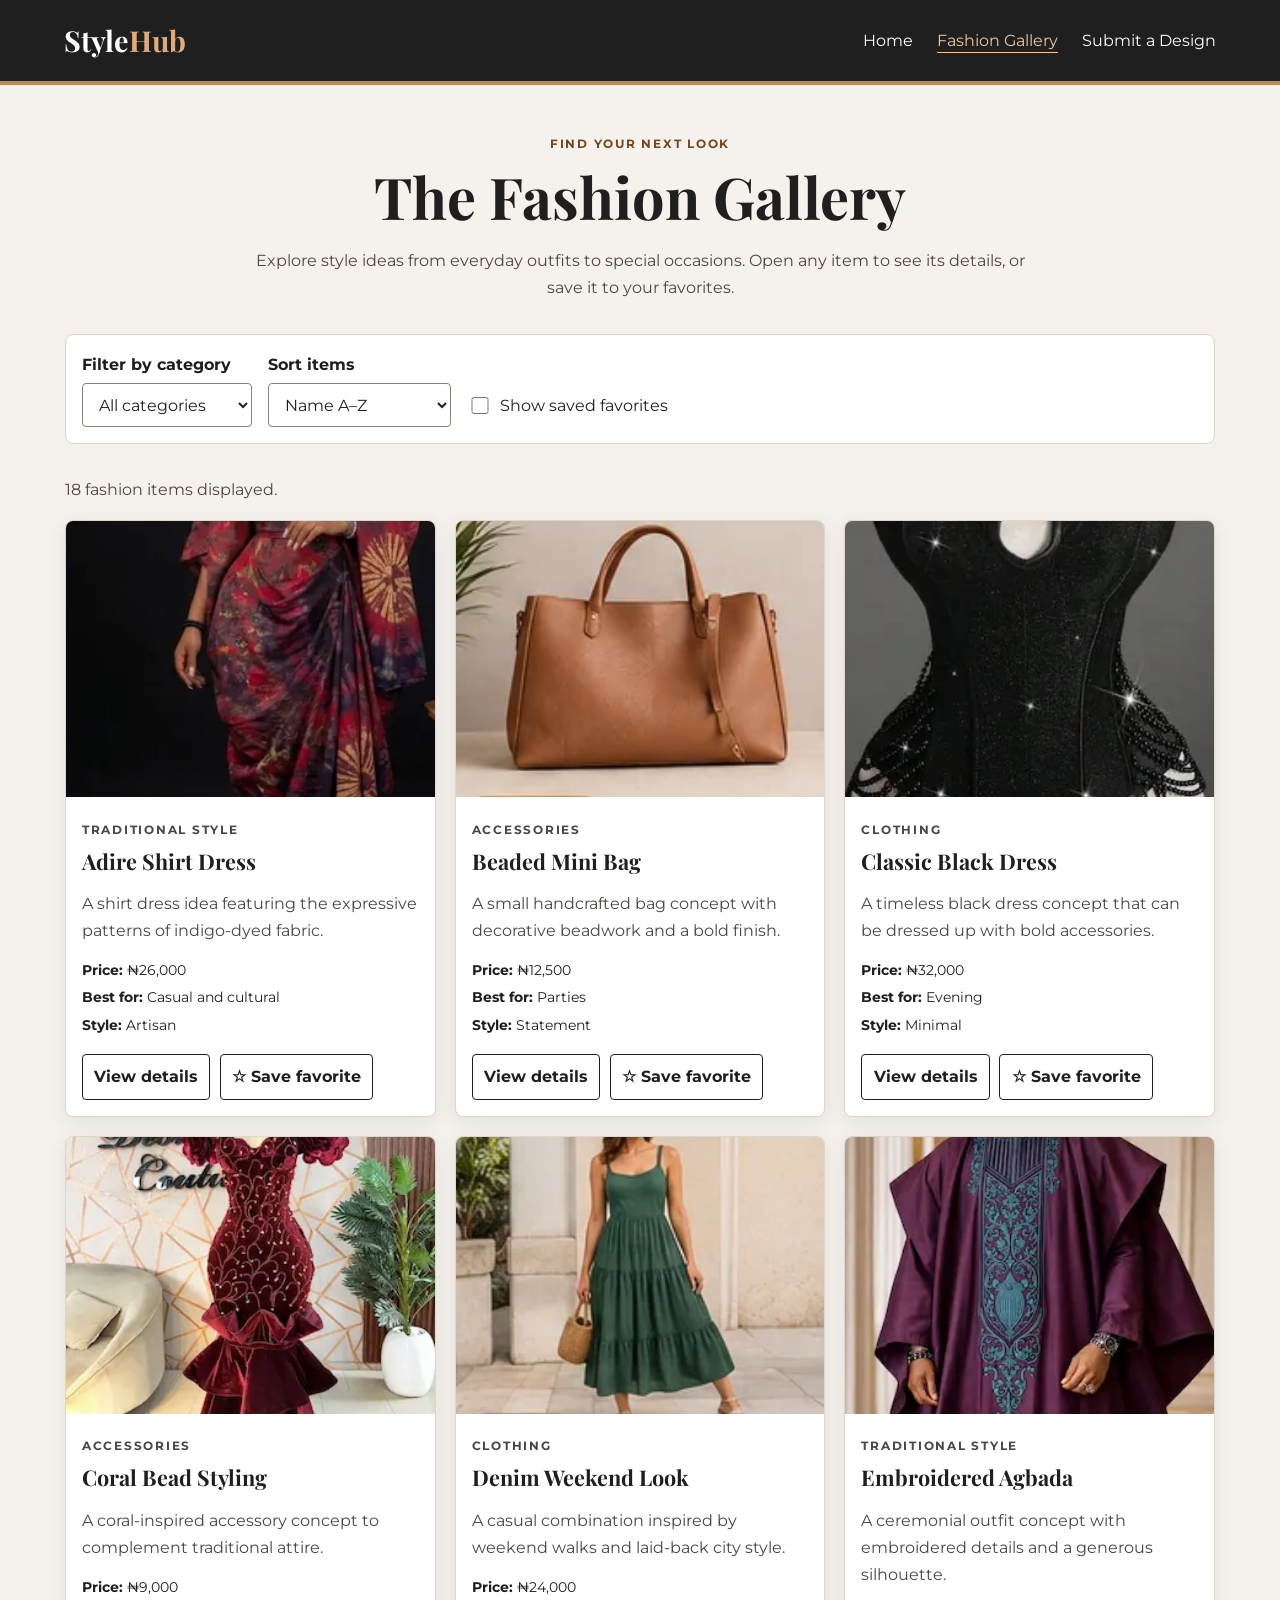
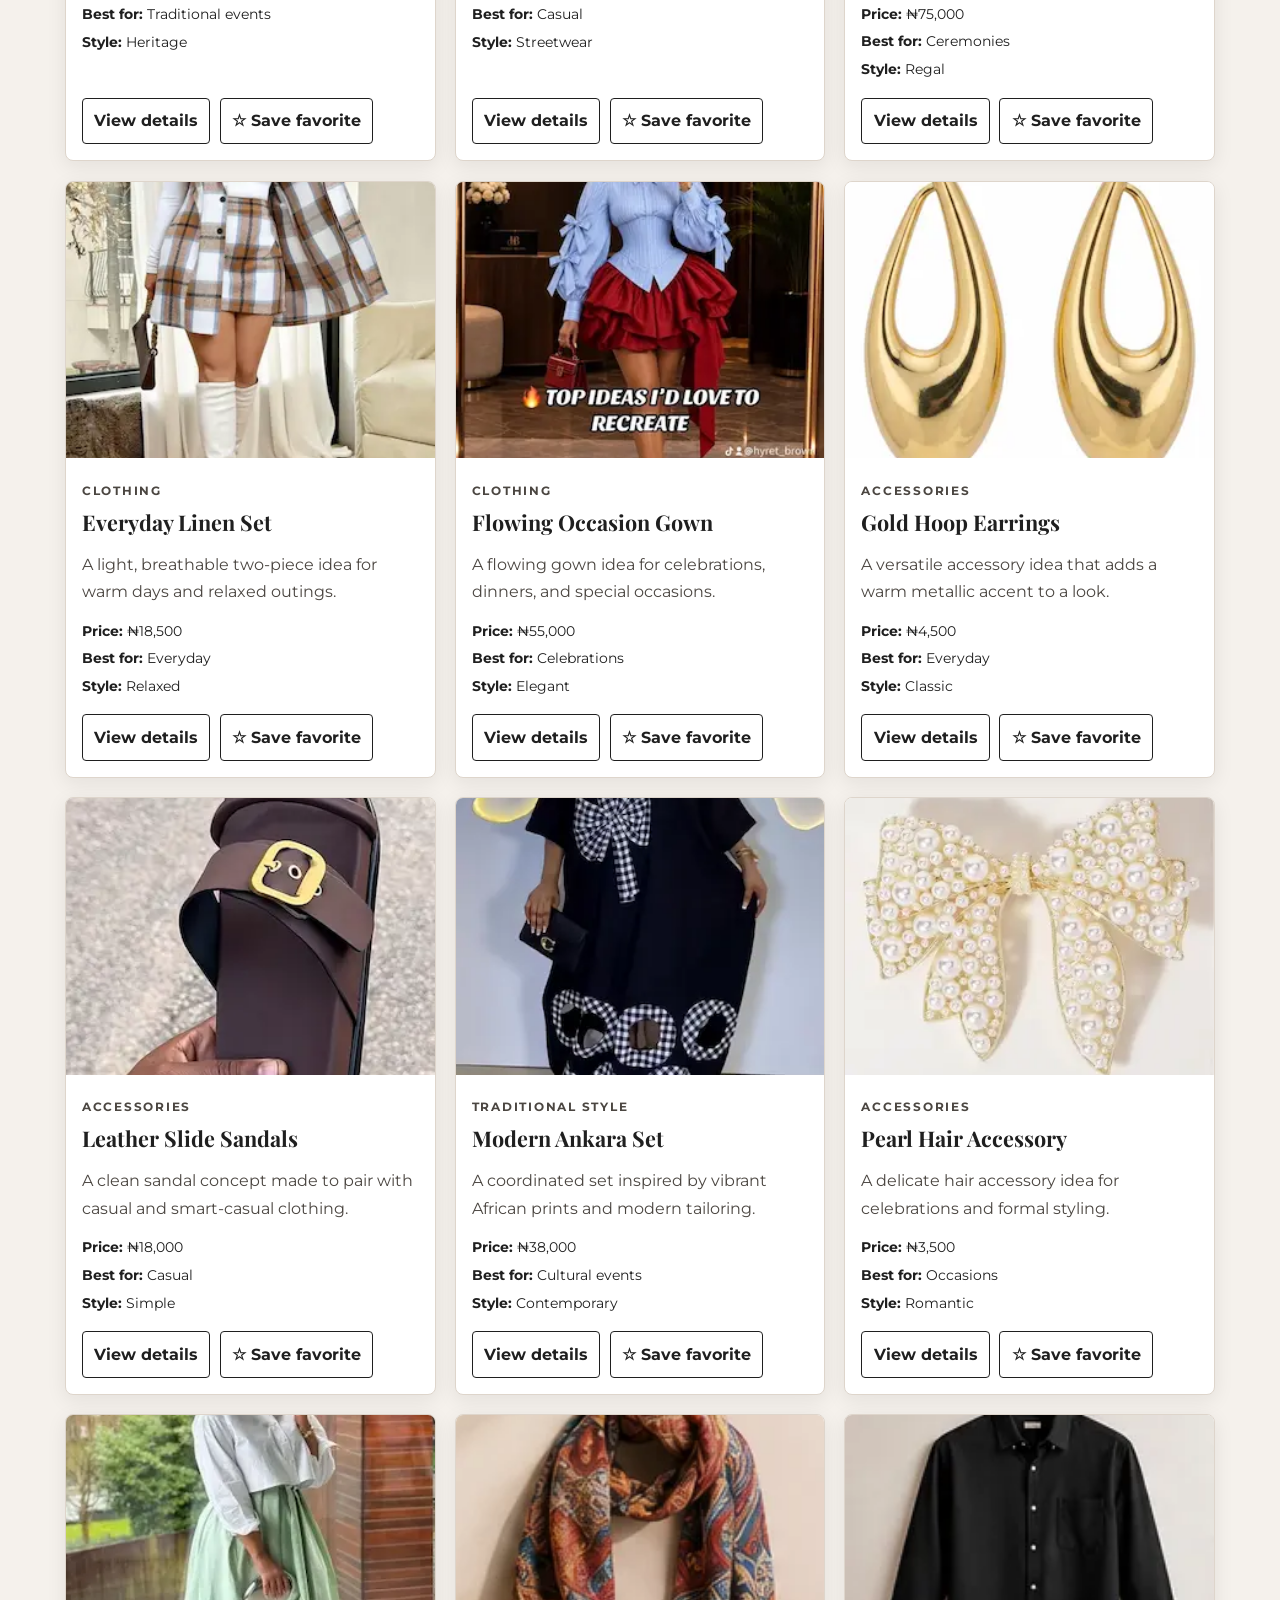
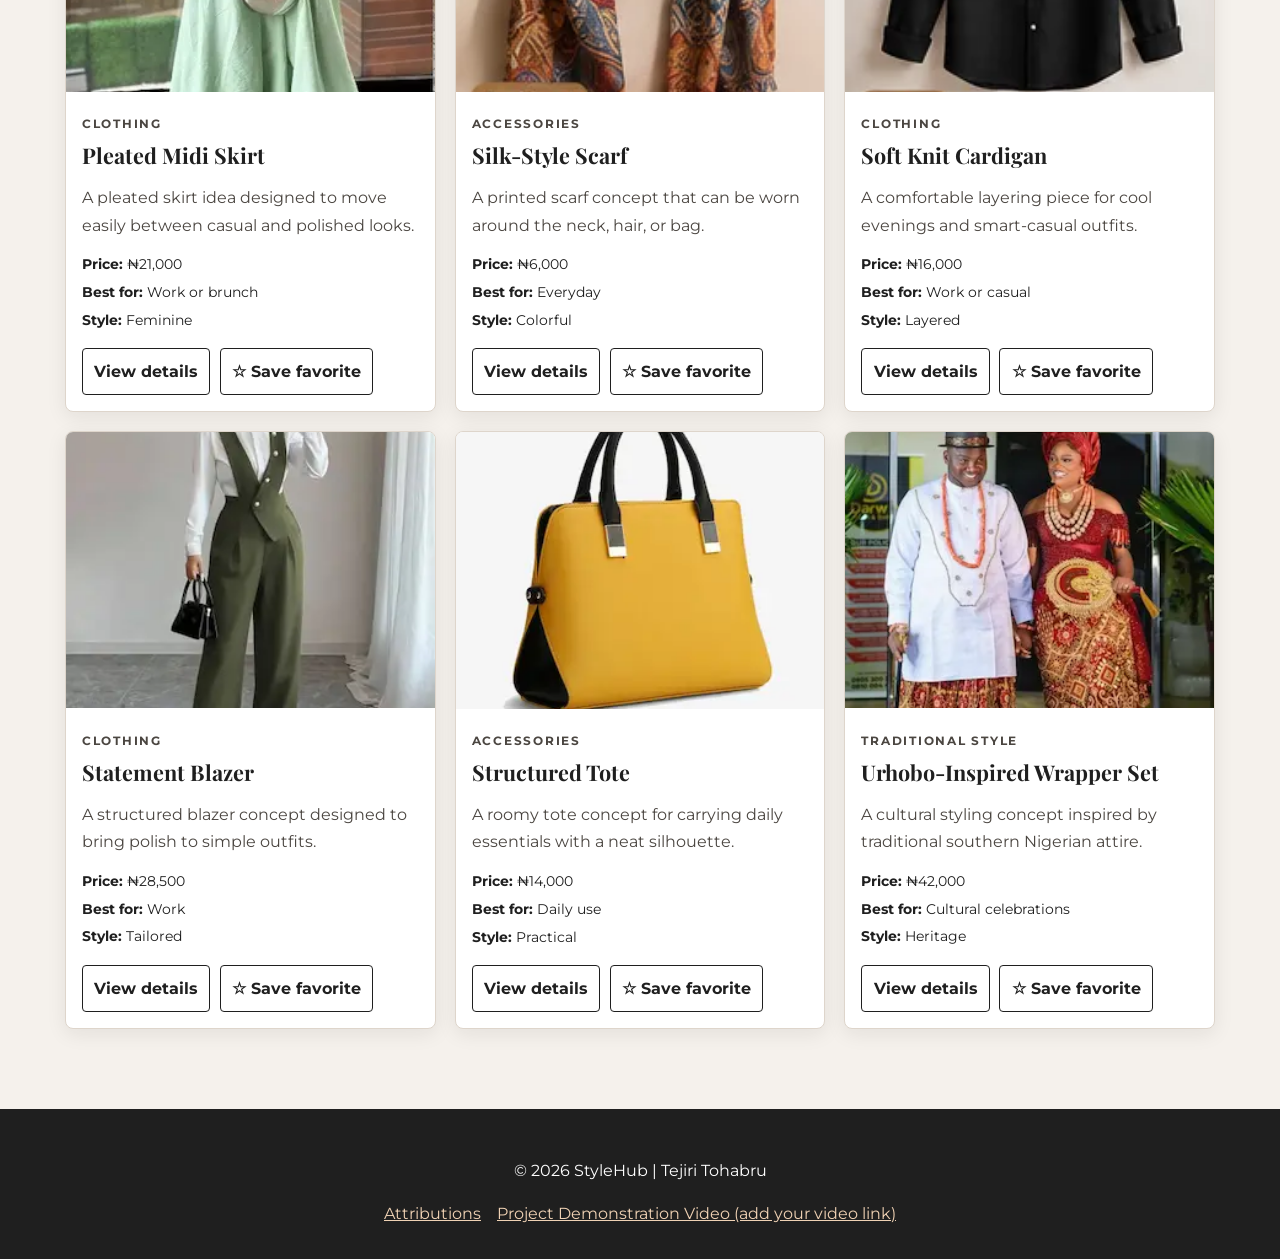
<file: stylehub-project/gallery.html>
<!DOCTYPE html>
<html lang="en">
<head>
  <meta charset="UTF-8"><meta name="viewport" content="width=device-width, initial-scale=1.0">
  <meta name="description" content="Browse the StyleHub fashion gallery for clothing, accessories, and traditional style inspiration."><meta name="author" content="Tejiri Tohabru">
  <meta property="og:title" content="Fashion Gallery | StyleHub"><meta property="og:description" content="Browse fashion ideas and save your favorite looks."><meta property="og:type" content="website"><meta name="theme-color" content="#1f1f1f">
  <title>Fashion Gallery | StyleHub</title><link rel="icon" href="images/favicon.svg" type="image/svg+xml"><link rel="stylesheet" href="styles/stylehub.css">
  <link rel="preconnect" href="https://fonts.googleapis.com"><link rel="preconnect" href="https://fonts.gstatic.com" crossorigin><link href="https://fonts.googleapis.com/css2?family=Montserrat:wght@400;500;600;700&family=Playfair+Display:wght@600;700&display=swap" rel="stylesheet">
  <script type="module" src="scripts/gallery.js"></script>
</head>
<body><a class="skip-link" href="#main-content">Skip to main content</a>
<header class="site-header"><a class="logo" href="index.html" aria-label="StyleHub home">Style<span>Hub</span></a><button class="menu-toggle" aria-label="Open navigation menu" aria-expanded="false" aria-controls="primary-navigation">☰</button><nav id="primary-navigation" class="navigation" aria-label="Main navigation"><a href="index.html">Home</a><a href="gallery.html" aria-current="page">Fashion Gallery</a><a href="contact.html">Submit a Design</a></nav></header>
<main id="main-content" class="page-main">
  <section class="page-intro"><p class="eyebrow">FIND YOUR NEXT LOOK</p><h1>The Fashion Gallery</h1><p>Explore style ideas from everyday outfits to special occasions. Open any item to see its details, or save it to your favorites.</p></section>
  <section class="gallery-tools" aria-label="Gallery filters"><div class="filter-group"><label for="category-filter">Filter by category</label><select id="category-filter"><option value="all">All categories</option><option value="clothing">Clothing</option><option value="accessories">Accessories</option><option value="traditional">Traditional</option></select></div><div class="filter-group"><label for="sort-filter">Sort items</label><select id="sort-filter"><option value="name">Name A–Z</option><option value="price-low">Price: low to high</option><option value="price-high">Price: high to low</option></select></div><label class="favorites-toggle"><input id="favorites-only" type="checkbox"> Show saved favorites</label></section>
  <p id="gallery-status" class="status-message" role="status" aria-live="polite">Loading fashion ideas…</p><div id="fashion-grid" class="fashion-grid" aria-label="Fashion items"></div>
  <dialog id="item-dialog" class="item-dialog" aria-labelledby="dialog-title"><div class="dialog-header"><p class="eyebrow">STYLE DETAILS</p><button id="dialog-close" class="dialog-close" aria-label="Close item details">×</button></div><div id="dialog-content"></div></dialog>
</main>
<footer class="site-footer"><p>© <span id="current-year">2026</span> StyleHub | Tejiri Tohabru</p><div class="footer-links"><a href="attributions.html">Attributions</a><a href="https://www.youtube.com/" target="_blank" rel="noopener noreferrer">Project Demonstration Video (add your video link)</a></div></footer>
</body></html>
</file>
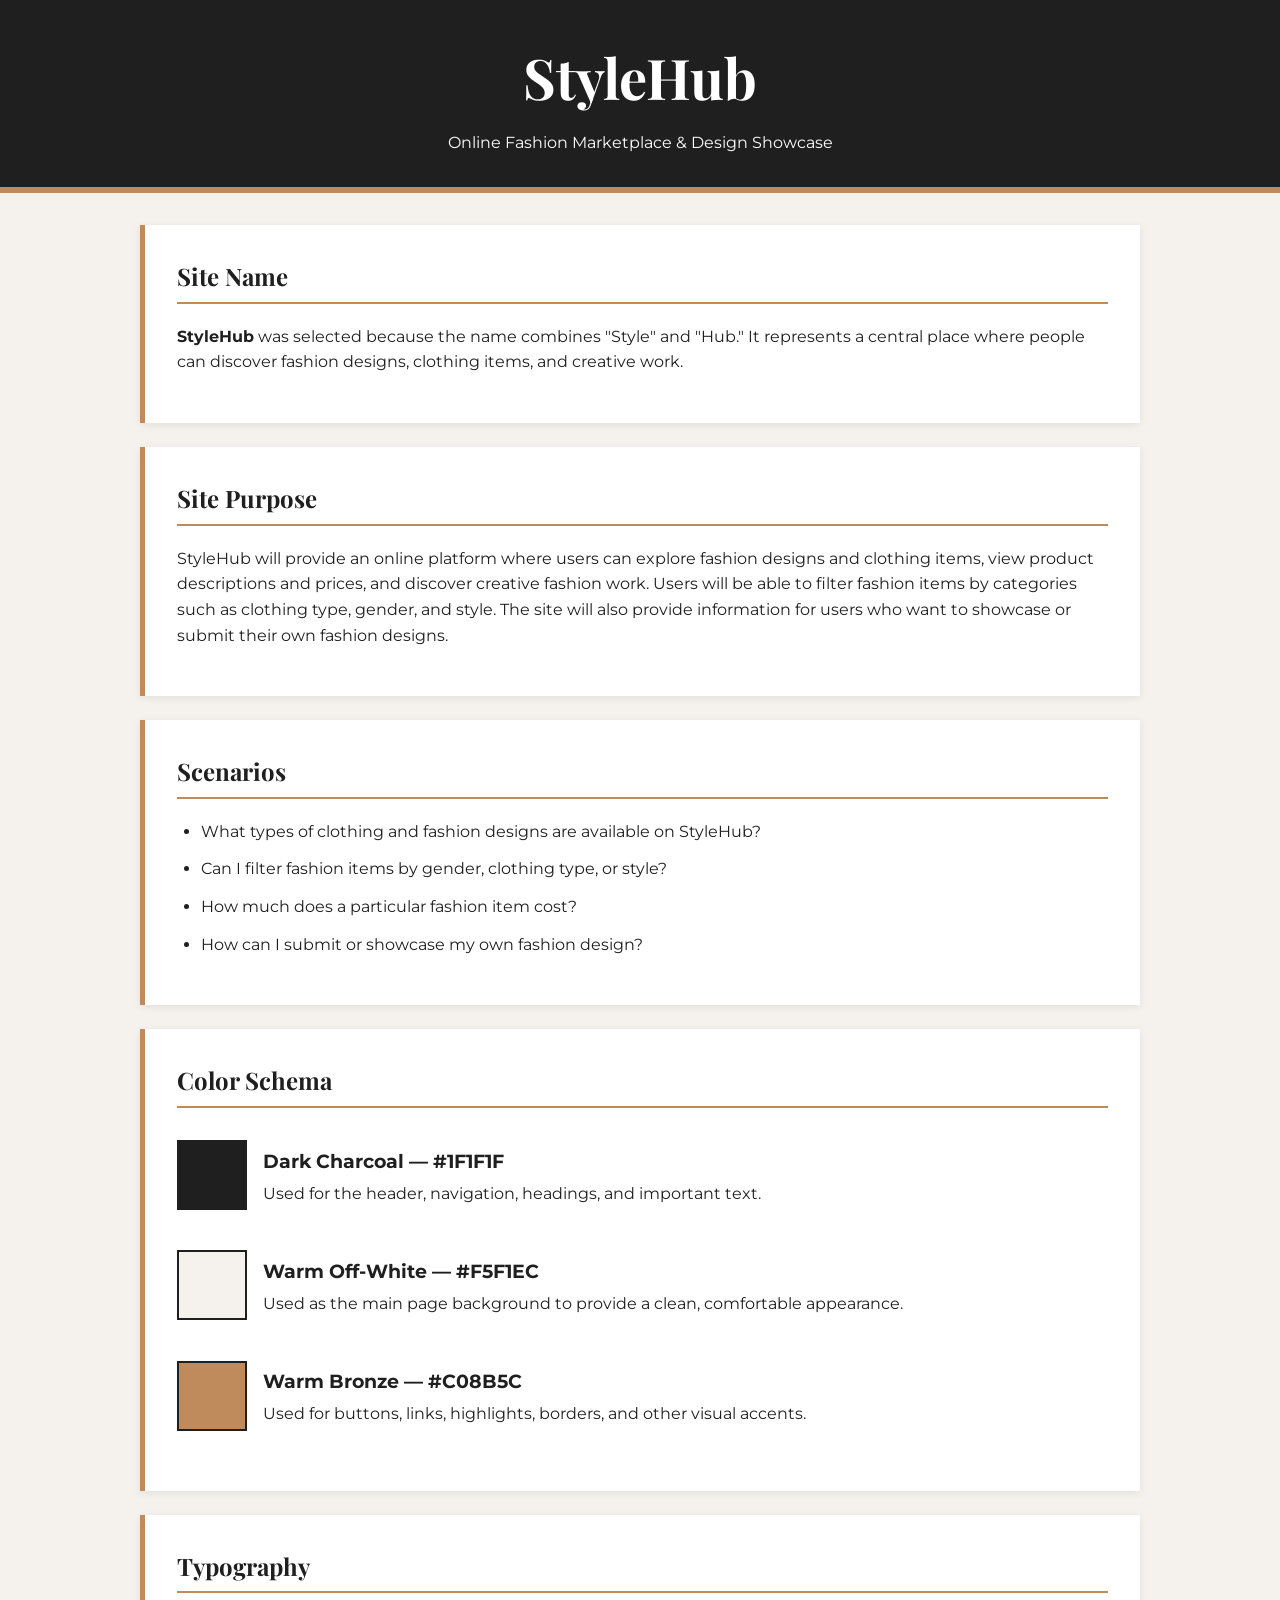
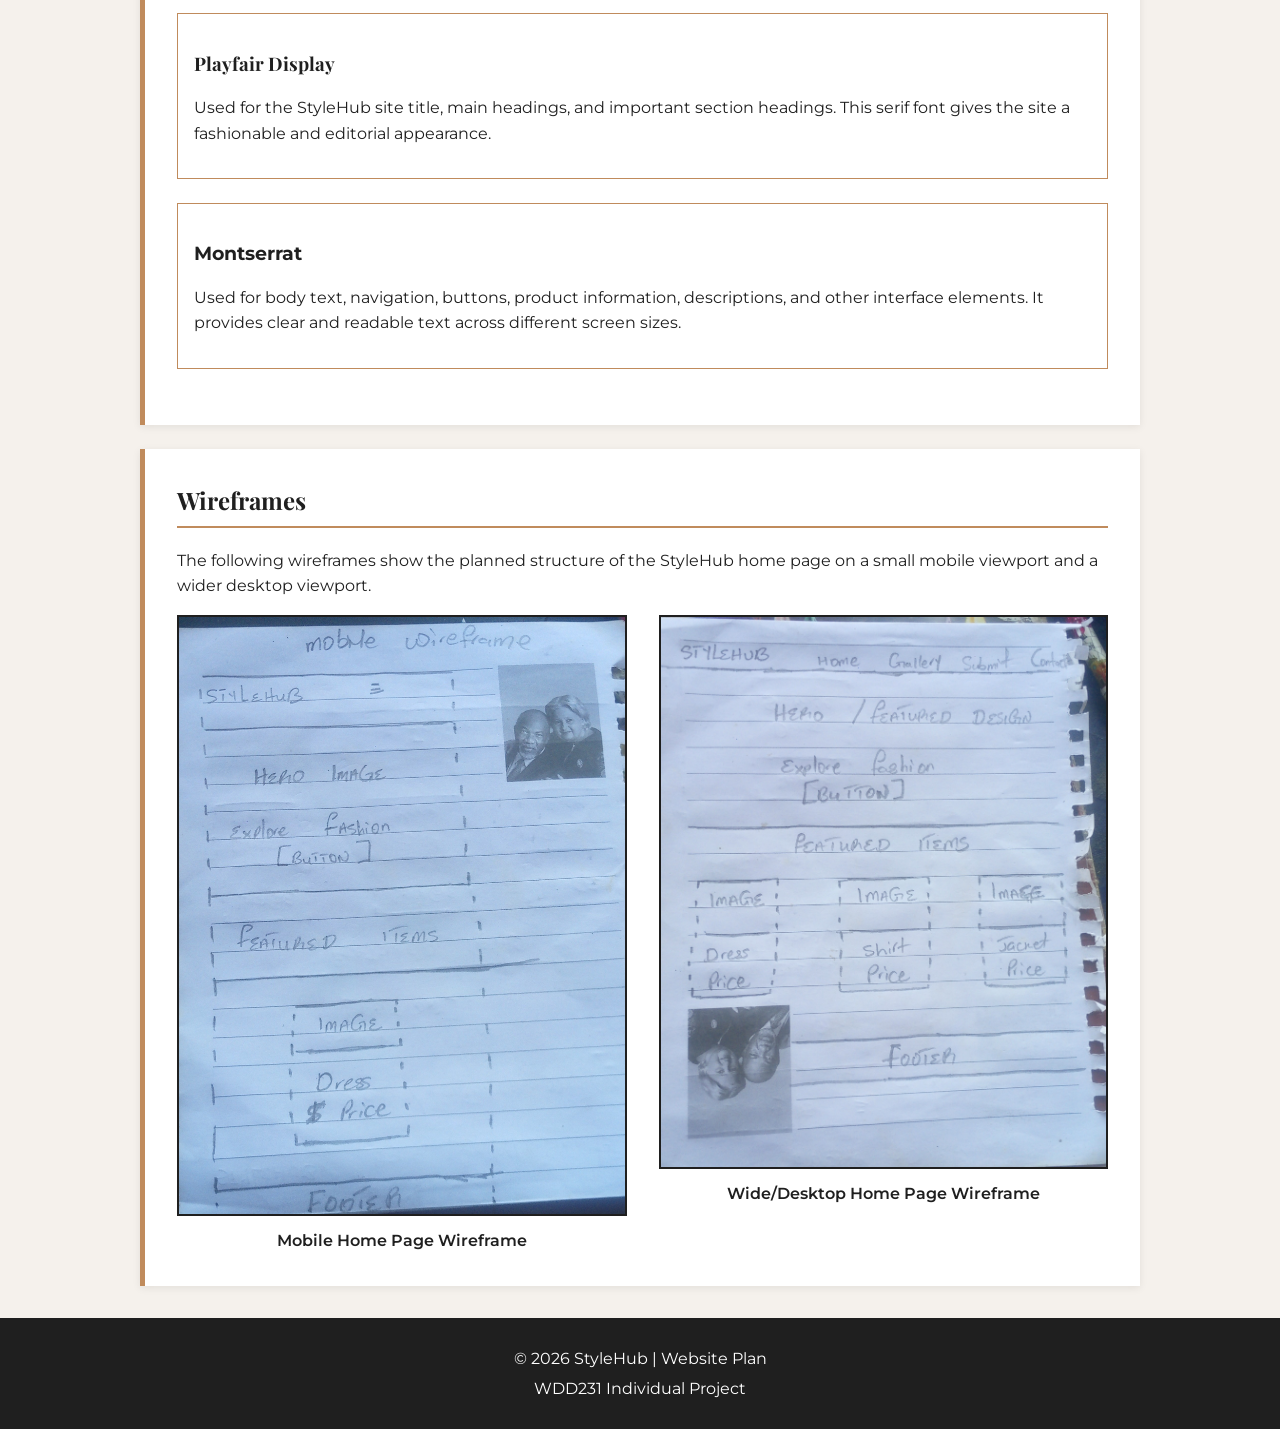
<file: stylehub-project/siteplan.html>
<!DOCTYPE html>
<html lang="en">
<head>
    <meta charset="UTF-8">
    <meta name="viewport" content="width=device-width, initial-scale=1.0">
    <meta name="description" content="StyleHub website plan for an online fashion marketplace and design showcase.">
    <meta name="author" content="Tejiri Tohabru">
    <title>StyleHub | Site Plan</title>
    <link rel="stylesheet" href="styles/siteplan.css">
    <link rel="preconnect" href="https://fonts.googleapis.com">
    <link rel="preconnect" href="https://fonts.gstatic.com" crossorigin>
    <link href="https://fonts.googleapis.com/css2?family=Montserrat:wght@400;500;600;700&family=Playfair+Display:wght@600;700&display=swap" rel="stylesheet">
</head>

<body>
    <header>
        <h1>StyleHub</h1>
        <p>Online Fashion Marketplace &amp; Design Showcase</p>
    </header>

    <main>
        <section>
            <h2>Site Name</h2>
            <p>
                <strong>StyleHub</strong> was selected because the name combines
                "Style" and "Hub." It represents a central place where people
                can discover fashion designs, clothing items, and creative work.
            </p>
        </section>

        <section>
            <h2>Site Purpose</h2>
            <p>
                StyleHub will provide an online platform where users can explore
                fashion designs and clothing items, view product descriptions and
                prices, and discover creative fashion work. Users will be able
                to filter fashion items by categories such as clothing type,
                gender, and style. The site will also provide information for
                users who want to showcase or submit their own fashion designs.
            </p>
        </section>

        <section>
            <h2>Scenarios</h2>
            <ul>
                <li>What types of clothing and fashion designs are available on StyleHub?</li>
                <li>Can I filter fashion items by gender, clothing type, or style?</li>
                <li>How much does a particular fashion item cost?</li>
                <li>How can I submit or showcase my own fashion design?</li>
            </ul>
        </section>

        <section>
            <h2>Color Schema</h2>

            <div class="color-item">
                <div class="color-swatch charcoal"></div>
                <div>
                    <h3>Dark Charcoal — #1F1F1F</h3>
                    <p>
                        Used for the header, navigation, headings, and important
                        text.
                    </p>
                </div>
            </div>

            <div class="color-item">
                <div class="color-swatch cream"></div>
                <div>
                    <h3>Warm Off-White — #F5F1EC</h3>
                    <p>
                        Used as the main page background to provide a clean,
                        comfortable appearance.
                    </p>
                </div>
            </div>

            <div class="color-item">
                <div class="color-swatch bronze"></div>
                <div>
                    <h3>Warm Bronze — #C08B5C</h3>
                    <p>
                        Used for buttons, links, highlights, borders, and other
                        visual accents.
                    </p>
                </div>
            </div>
        </section>

        <section>
            <h2>Typography</h2>

            <div class="type-example">
                <h3 class="playfair">Playfair Display</h3>
                <p>
                    Used for the StyleHub site title, main headings, and
                    important section headings. This serif font gives the site
                    a fashionable and editorial appearance.
                </p>
            </div>

            <div class="type-example">
                <h3 class="montserrat">Montserrat</h3>
                <p>
                    Used for body text, navigation, buttons, product
                    information, descriptions, and other interface elements.
                    It provides clear and readable text across different
                    screen sizes.
                </p>
            </div>
        </section>

        <section>
            <h2>Wireframes</h2>
            <p>
                The following wireframes show the planned structure of the
                StyleHub home page on a small mobile viewport and a wider
                desktop viewport.
            </p>

            <div class="wireframe-container">
                <figure>
                    <img src="images/wireframe-mobile.jpg"
                         alt="Hand-drawn mobile wireframe of the StyleHub home page"
                         loading="lazy">
                    <figcaption>Mobile Home Page Wireframe</figcaption>
                </figure>

                <figure>
                    <img src="images/wireframe-desktop.jpg"
                         alt="Hand-drawn desktop wireframe of the StyleHub home page"
                         loading="lazy">
                    <figcaption>Wide/Desktop Home Page Wireframe</figcaption>
                </figure>
            </div>
        </section>
    </main>

    <footer>
        <p>&copy; 2026 StyleHub | Website Plan</p>
        <p>WDD231 Individual Project</p>
    </footer>
</body>
</html>
</file>
<file: styles/small.css>
*{
margin:0;
padding:0;
box-sizing:border-box;
}

body{
font-family: 'Poppins', sans-serif;
background:#f8fafc;
color:#1f2937;
line-height:1.6;
padding:10px;
}


/* HEADER */

header{
background:#2563eb;
color:white;
padding:15px;
display:flex;
align-items:center;
justify-content:space-between;
}

.logo{
display:flex;
align-items:center;
gap:10px;
font-weight:bold;
font-size:1.2rem;
}

.photo img{
width:180px;
border-radius:12px;
border:4px solid #2563eb;
box-shadow:0 4px 10px rgba(0,0,0,0.2);
}

#menu{
font-size:1.8rem;
background:none;
border:none;
color:white;
cursor:pointer;
}

/* NAVIGATION */

.navigation{
list-style:none;
display:none;
background:#1e40af;
}

.navigation li{
padding:12px;
border-top:1px solid rgba(255,255,255,0.2);
}

.navigation a{
text-decoration:none;
color:white;
font-weight:500;
}

.navigation.open{
display:block;
}

/* MAIN */

main{
margin-top:20px;
}

h1{
margin-bottom:15px;
}

/* SECTION DEMARCATION */

section{
background:white;
margin-bottom:20px;
border-radius:8px;
box-shadow:0 2px 6px rgba(0,0,0,0.1);
}

section h2{
background:linear-gradient(90deg,#2563eb,#38bdf8);
color:white;
padding:12px;
font-size:1.1rem;
border-radius:8px 8px 0 0;
letter-spacing:0.5px;
}
/* ABOUT SECTION */

.about{
padding:15px;
}

.photo{
text-align:center;
padding:15px;
}

.photo img{
width:150px;
border-radius:10px;
}

/* COURSE SECTION */

.courses{
padding:15px;
}

.buttons{
display:grid;
grid-template-columns:1fr;
gap:10px;
margin-bottom:15px;
}

.buttons button{
padding:12px;
border:none;
background:#2563eb;
color:white;
border-radius:8px;
cursor:pointer;
font-weight:600;
transition:0.3s;
}

.buttons button:hover{
background:#1e40af;
transform:scale(1.05);
}
/* COURSE CARDS */

#course-container{
display:grid;
grid-template-columns:1fr;
gap:10px;
}

.course{
padding:12px;
border-radius:8px;
text-align:center;
font-weight:600;
background:#e5e7eb;
transition:0.3s;
}

.course:hover{
transform:translateY(-3px);
box-shadow:0 4px 10px rgba(0,0,0,0.15);
}

.completed{
background:#22c55e;
color:white;
}

/* FOOTER */

footer{
margin-top:20px;
background:#2563eb;
color:white;
text-align:center;
padding:15px;
border-radius:8px;
}

.social{
margin:10px 0;
}

.social a{
margin:0 10px;
color:white;
font-weight:bold;
text-decoration:none;
font-size:18px;
}

.social{
margin:15px 0;
}

.social a{
margin:0 12px;
font-size:28px;
color:white;
transition:0.3s;
}

.social a:hover{
color:#fbbf24;
transform:scale(1.2);
}
</file>
<file: styles/larger.css>
@media screen and (min-width:768px){

.navigation{
display:flex;
gap:20px;
padding:10px;
}

.navigation li{
border:none;
}

#menu{
display:none;
}

/* ABOUT SECTION SIDE BY SIDE */

.about{
display:grid;
grid-template-columns:2fr 1fr;
gap:20px;
}

/* BUTTONS ROW */

.buttons{
grid-template-columns:repeat(3,1fr);
}

/* COURSE CARDS GRID */

#course-container{
grid-template-columns:repeat(3,1fr);
}

}
</file>
<file: stylehub-project/styles/stylehub.css>
:root{--charcoal:#1f1f1f;--cream:#f5f1ec;--bronze:#c08b5c;--white:#fff;--text-muted:#4b4641;--border:#ded5cb;--shadow:0 5px 20px rgb(31 31 31 / 8%);--focus:#7a461d}*{box-sizing:border-box}html{scroll-behavior:smooth}body{margin:0;background:var(--cream);color:var(--charcoal);font-family:"Montserrat",Arial,sans-serif;line-height:1.7}img{display:block;max-width:100%;height:auto}a{color:inherit}button,input,select,textarea{font:inherit}a:focus-visible,button:focus-visible,input:focus-visible,select:focus-visible,textarea:focus-visible{outline:3px solid var(--focus);outline-offset:3px}.skip-link{position:absolute;top:-100px;left:1rem;background:var(--white);color:var(--charcoal);padding:.7rem 1rem;z-index:100}.skip-link:focus{top:1rem}.site-header{position:relative;display:flex;align-items:center;justify-content:space-between;gap:1rem;padding:1rem 5%;background:var(--charcoal);color:var(--white);border-bottom:4px solid var(--bronze)}.logo{color:var(--white);font-family:"Playfair Display",Georgia,serif;font-size:1.8rem;font-weight:700;text-decoration:none;white-space:nowrap}.logo span{color:#e0aa7d}.menu-toggle{padding:.35rem .7rem;border:1px solid #e0aa7d;border-radius:5px;background:transparent;color:var(--white);font-size:1.5rem;cursor:pointer}.navigation{display:none;position:absolute;z-index:10;top:100%;right:0;left:0;padding:1rem 5%;background:var(--charcoal)}.navigation.open{display:flex;flex-direction:column;gap:.6rem}.navigation a{padding:.4rem 0;color:var(--white);text-decoration:none}.navigation a:hover,.navigation a[aria-current="page"]{color:#f0c59e;text-decoration:underline;text-underline-offset:6px}.hero{display:grid;align-items:center;gap:2rem;padding:3rem 5%}.hero-content{max-width:650px}.eyebrow{margin:.25rem 0;color:#75451f;font-size:.78rem;font-weight:700;letter-spacing:.14em;text-transform:uppercase}.hero h1,.page-intro h1{margin:.5rem 0 1rem;font-size:clamp(2.3rem,7vw,4.5rem)}h1,h2,h3{font-family:"Playfair Display",Georgia,serif;line-height:1.2}h2{font-size:clamp(1.8rem,4vw,2.8rem)}.hero-content>p:not(.eyebrow),.welcome>p:last-child,.showcase-content>p:not(.eyebrow),.page-intro>p:last-child{color:var(--text-muted)}.hero-image img{width:100%;height:clamp(320px,48vw,560px);object-fit:cover;object-position:center 35%;border-radius:8px;box-shadow:var(--shadow)}.hero-actions{display:flex;flex-wrap:wrap;gap:1rem;margin-top:1.5rem}.button{display:inline-block;padding:.75rem 1.2rem;border:2px solid var(--charcoal);border-radius:4px;font-weight:700;text-align:center;text-decoration:none;cursor:pointer;transition:background-color .2s,color .2s}.button-primary{background:var(--charcoal);color:var(--white)}.button-primary:hover{background:#75451f;border-color:#75451f}.button-secondary{background:transparent;color:var(--charcoal)}.button-secondary:hover{background:var(--charcoal);color:var(--white)}.section-container{width:min(90%,1100px);margin:0 auto;padding:3rem 0}.welcome{max-width:850px;text-align:center}.category-section h2{margin-bottom:2rem}.category-grid{display:grid;grid-template-columns:1fr;gap:1.2rem}.category-card{display:flex;flex-direction:column;align-items:stretch;overflow:hidden;min-width:0;min-height:100%;padding:0;border:1px solid var(--border);border-top:4px solid var(--bronze);border-radius:6px;background:var(--white);box-shadow:var(--shadow);text-decoration:none;transition:transform .2s}.category-image{width:100%;aspect-ratio:4/3;object-fit:cover}.category-card-content{display:flex;flex:1;flex-direction:column;align-items:flex-start;padding:1.2rem}.category-card-content p{margin:.5rem 0 1rem}.category-card:hover{transform:translateY(-4px)}.category-number{color:#75451f;font-weight:700}.category-card h3{margin-bottom:.3rem;font-size:1.5rem}.category-card p{color:var(--text-muted)}.category-link{margin-top:auto;font-weight:700}.showcase{margin-top:2rem;padding:3rem 5%;background:var(--charcoal);color:var(--white)}.showcase-content{width:min(100%,900px);margin:0 auto}.showcase-content>p:not(.eyebrow){color:#f0e9e1}.showcase .eyebrow{color:#f0c59e}.site-footer{margin-top:2rem;padding:2rem 1rem;background:var(--charcoal);color:var(--white);text-align:center}.footer-links{display:flex;flex-wrap:wrap;justify-content:center;gap:1rem}.footer-links a{color:#f0d2b4}.page-main{width:min(92%,1150px);min-height:60vh;margin:0 auto;padding:2rem 0 3rem}.page-intro{max-width:780px;margin:1rem auto 2rem;text-align:center}.page-intro h1{font-size:clamp(2.2rem,6vw,3.6rem)}.gallery-tools{display:flex;flex-wrap:wrap;align-items:end;gap:1rem;margin:2rem 0;padding:1rem;border:1px solid var(--border);border-radius:8px;background:#fff}.filter-group{display:grid;gap:.35rem;min-width:170px}.filter-group label,.form-field>label{font-weight:700}.filter-group select,.form-field input,.form-field select,.form-field textarea{width:100%;min-height:44px;padding:.65rem .75rem;border:1px solid #8a8178;border-radius:4px;background:#fff;color:var(--charcoal)}.favorites-toggle{display:flex;align-items:center;gap:.5rem;min-height:44px}.favorites-toggle input,.check-label input{width:1.1rem;height:1.1rem;accent-color:#75451f}.status-message{min-height:1.5rem;color:#4b4641}.fashion-grid{display:grid;grid-template-columns:1fr;gap:1.2rem}.fashion-card{display:flex;flex-direction:column;overflow:hidden;min-width:0;border:1px solid var(--border);border-radius:8px;background:#fff;box-shadow:var(--shadow)}.fashion-art{width:100%;aspect-ratio:4/3;overflow:hidden;background:#e8d8c9}.fashion-image{width:100%;height:100%;object-fit:cover;object-position:center;transition:transform .25s ease}.fashion-card:hover .fashion-image{transform:scale(1.03)}.fashion-card-body{display:flex;flex:1;flex-direction:column;padding:1rem}.fashion-card h2{margin:.2rem 0 .6rem;font-size:1.35rem}.fashion-card p{margin:.35rem 0;color:var(--text-muted)}.item-meta{display:grid;gap:.2rem;margin:.5rem 0 1rem;font-size:.9rem}.item-actions{display:flex;flex-wrap:wrap;gap:.6rem;margin-top:auto}.small-button{padding:.55rem .7rem;border:1px solid var(--charcoal);border-radius:4px;background:#fff;color:var(--charcoal);font-weight:700;cursor:pointer}.small-button:hover,.small-button[aria-pressed="true"]{background:var(--charcoal);color:#fff}.item-dialog{width:min(92%,600px);max-height:85vh;overflow:auto;padding:1.4rem;border:1px solid var(--border);border-radius:10px;background:#fff;color:var(--charcoal);box-shadow:0 20px 70px rgb(0 0 0 / 30%)}.item-dialog::backdrop{background:rgb(20 20 20 / 65%)}.dialog-header{display:flex;justify-content:space-between;align-items:center}.dialog-close{width:2.5rem;height:2.5rem;border:1px solid var(--border);border-radius:50%;background:#fff;font-size:1.6rem;cursor:pointer}.dialog-image{display:block;width:100%;max-height:360px;aspect-ratio:4/3;object-fit:cover;border-radius:6px;margin:.8rem 0}.form-layout{display:grid;gap:2rem;align-items:start}.form-note,.design-form,.content-panel,.summary-card{padding:1.3rem;border:1px solid var(--border);border-radius:8px;background:#fff;box-shadow:var(--shadow)}.form-note h2{margin-top:0}.form-note li{margin:.5rem 0}.design-form{display:grid;grid-template-columns:1fr;gap:1rem}.form-field{display:grid;gap:.4rem;min-width:0}.form-field textarea{resize:vertical}.form-field small{color:var(--text-muted)}.full-field{grid-column:1/-1}.check-label{display:flex;align-items:flex-start;gap:.65rem;font-weight:500!important}.check-label input{flex:0 0 auto;margin-top:.35rem}.summary-card{max-width:800px;margin:0 auto 1.5rem}.summary-list{display:grid;grid-template-columns:1fr;gap:.8rem}.summary-row{padding:.8rem;border-bottom:1px solid var(--border);}.summary-row strong{display:block}.summary-row p{margin:.2rem 0;overflow-wrap:anywhere}.center-action{text-align:center}.center-action .button{margin:.4rem}.error-panel{padding:1rem;border-left:4px solid #8b2e22;background:#fff0ed}.content-panel{max-width:900px;margin:0 auto}.content-panel li{margin:.7rem 0}@media(min-width:650px){.site-header{padding-inline:5%}.menu-toggle{display:none}.navigation,.navigation.open{position:static;display:flex;flex-direction:row;flex-wrap:wrap;gap:1.5rem;padding:0}.hero{grid-template-columns:1.1fr .9fr;gap:3rem;padding-block:4rem}.category-grid{grid-template-columns:repeat(3,minmax(0,1fr))}.fashion-grid{grid-template-columns:repeat(2,minmax(0,1fr))}.form-layout{grid-template-columns:.8fr 1.2fr}.design-form{grid-template-columns:repeat(2,minmax(0,1fr))}.summary-list{grid-template-columns:repeat(2,minmax(0,1fr))}}@media(min-width:950px){.fashion-grid{grid-template-columns:repeat(3,minmax(0,1fr))}}@media(max-width:360px){.hero-actions{flex-direction:column}.hero-actions .button{width:100%}.site-header{padding-inline:1rem}.gallery-tools>*{width:100%}}@media(prefers-reduced-motion:reduce){html{scroll-behavior:auto}*,*::before,*::after{transition-duration:.01ms!important;animation-duration:.01ms!important;animation-iteration-count:1!important}}
</file>
<file: siteplan/styles/siteplan.css>
:root {
    --charcoal: #1F1F1F;
    --cream: #F5F1EC;
    --bronze: #C08B5C;
    --white: #FFFFFF;
}

* {
    box-sizing: border-box;
}

body {
    margin: 0;
    background-color: var(--cream);
    color: var(--charcoal);
    font-family: "Montserrat", sans-serif;
    line-height: 1.6;
}

header {
    background-color: var(--charcoal);
    color: var(--white);
    text-align: center;
    padding: 2rem 1rem;
    border-bottom: 6px solid var(--bronze);
}

header h1 {
    margin: 0;
    font-family: "Playfair Display", serif;
    font-size: 2.8rem;
}

header p {
    margin: 0.5rem 0 0;
}

main {
    width: min(100% - 2rem, 1000px);
    margin: 2rem auto;
}

section {
    background-color: var(--white);
    margin-bottom: 1.5rem;
    padding: 1.5rem;
    border-left: 5px solid var(--bronze);
    box-shadow: 0 2px 8px rgb(0 0 0 / 8%);
}

h2 {
    margin-top: 0;
    color: var(--charcoal);
    font-family: "Playfair Display", serif;
    border-bottom: 2px solid var(--bronze);
    padding-bottom: 0.4rem;
}

h3 {
    margin-bottom: 0.25rem;
}

ul {
    padding-left: 1.5rem;
}

li {
    margin-bottom: 0.75rem;
}

.color-item {
    display: flex;
    align-items: center;
    gap: 1rem;
    margin: 1rem 0;
}

.color-swatch {
    width: 70px;
    height: 70px;
    flex-shrink: 0;
    border: 2px solid var(--charcoal);
}

.charcoal {
    background-color: #1F1F1F;
}

.cream {
    background-color: #F5F1EC;
}

.bronze {
    background-color: #C08B5C;
}

.color-item p {
    margin-top: 0;
}

.playfair {
    font-family: "Playfair Display", serif;
}

.montserrat {
    font-family: "Montserrat", sans-serif;
}

.type-example {
    margin-bottom: 1.5rem;
    padding: 1rem;
    border: 1px solid var(--bronze);
}

.wireframe-container {
    display: grid;
    grid-template-columns: 1fr;
    gap: 2rem;
}

figure {
    margin: 0;
    text-align: center;
}

figure img {
    display: block;
    width: 100%;
    max-width: 700px;
    height: auto;
    margin: 0 auto;
    border: 2px solid var(--charcoal);
}

figcaption {
    margin-top: 0.75rem;
    font-weight: 600;
}

footer {
    background-color: var(--charcoal);
    color: var(--white);
    text-align: center;
    padding: 1.5rem;
}

footer p {
    margin: 0.25rem;
}

@media (min-width: 700px) {
    header h1 {
        font-size: 3.5rem;
    }

    section {
        padding: 2rem;
    }

    .wireframe-container {
        grid-template-columns: 1fr 1fr;
        align-items: start;
    }
}
</file>
<file: stylehub-project/styles/siteplan.css>
:root {
    --charcoal: #1F1F1F;
    --cream: #F5F1EC;
    --bronze: #C08B5C;
    --white: #FFFFFF;
}

* {
    box-sizing: border-box;
}

body {
    margin: 0;
    background-color: var(--cream);
    color: var(--charcoal);
    font-family: "Montserrat", sans-serif;
    line-height: 1.6;
}

header {
    background-color: var(--charcoal);
    color: var(--white);
    text-align: center;
    padding: 2rem 1rem;
    border-bottom: 6px solid var(--bronze);
}

header h1 {
    margin: 0;
    font-family: "Playfair Display", serif;
    font-size: 2.8rem;
}

header p {
    margin: 0.5rem 0 0;
}

main {
    width: calc(100% - 2rem);
    max-width: 1000px;
    margin: 2rem auto;
}

section {
    background-color: var(--white);
    margin-bottom: 1.5rem;
    padding: 1.5rem;
    border-left: 5px solid var(--bronze);
    box-shadow: 0 2px 8px rgb(0 0 0 / 8%);
}

h2 {
    margin-top: 0;
    color: var(--charcoal);
    font-family: "Playfair Display", serif;
    border-bottom: 2px solid var(--bronze);
    padding-bottom: 0.4rem;
}

h3 {
    margin-bottom: 0.25rem;
}

ul {
    padding-left: 1.5rem;
}

li {
    margin-bottom: 0.75rem;
}

.color-item {
    display: flex;
    align-items: center;
    gap: 1rem;
    margin: 1rem 0;
}

.color-swatch {
    width: 70px;
    height: 70px;
    flex-shrink: 0;
    border: 2px solid var(--charcoal);
}

.charcoal {
    background-color: #1F1F1F;
}

.cream {
    background-color: #F5F1EC;
}

.bronze {
    background-color: #C08B5C;
}

.color-item p {
    margin-top: 0;
}

.playfair {
    font-family: "Playfair Display", serif;
}

.montserrat {
    font-family: "Montserrat", sans-serif;
}

.type-example {
    margin-bottom: 1.5rem;
    padding: 1rem;
    border: 1px solid var(--bronze);
}

.wireframe-container {
    display: grid;
    grid-template-columns: 1fr;
    gap: 2rem;
}

figure {
    margin: 0;
    text-align: center;
}

figure img {
    display: block;
    width: 100%;
    max-width: 700px;
    height: auto;
    margin: 0 auto;
    border: 2px solid var(--charcoal);
}

figcaption {
    margin-top: 0.75rem;
    font-weight: 600;
}

footer {
    background-color: var(--charcoal);
    color: var(--white);
    text-align: center;
    padding: 1.5rem;
}

footer p {
    margin: 0.25rem;
}

@media (min-width: 700px) {
    header h1 {
        font-size: 3.5rem;
    }

    section {
        padding: 2rem;
    }

    .wireframe-container {
        grid-template-columns: 1fr 1fr;
        align-items: start;
    }
}
</file>
